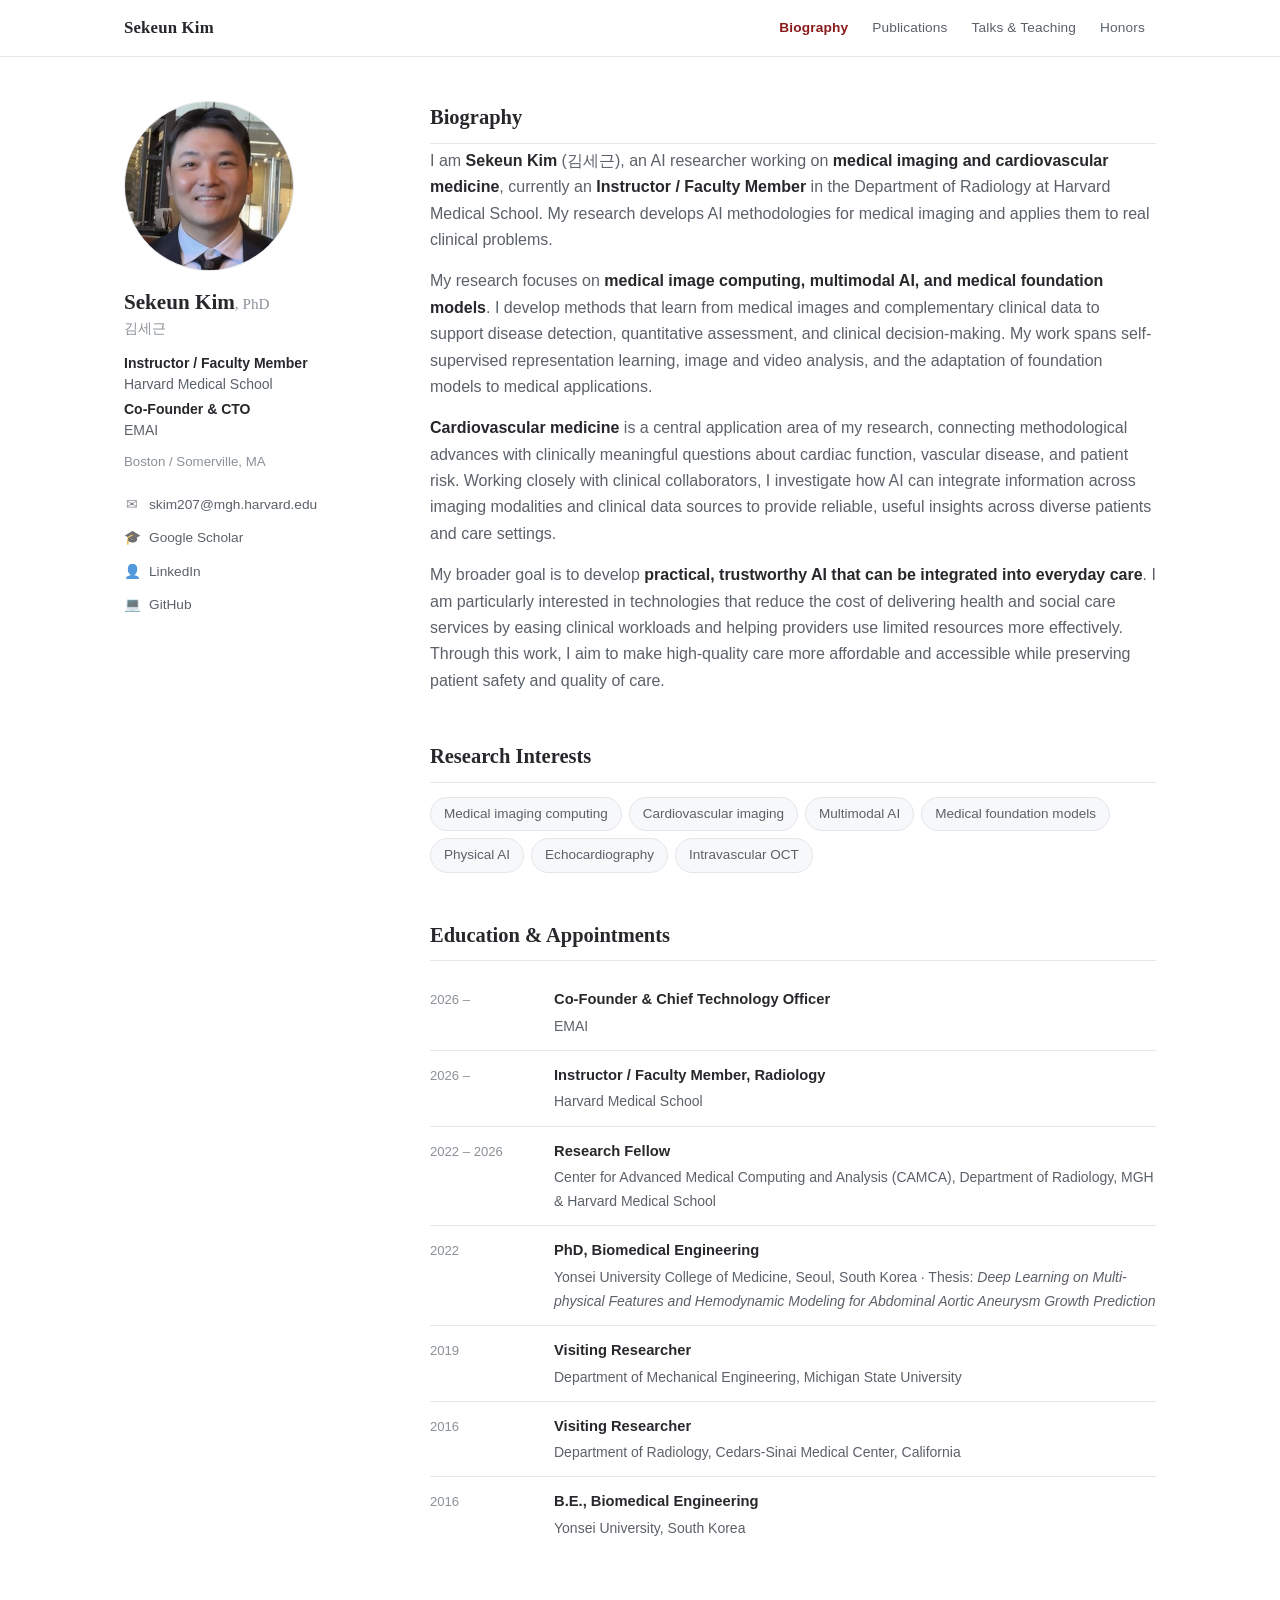
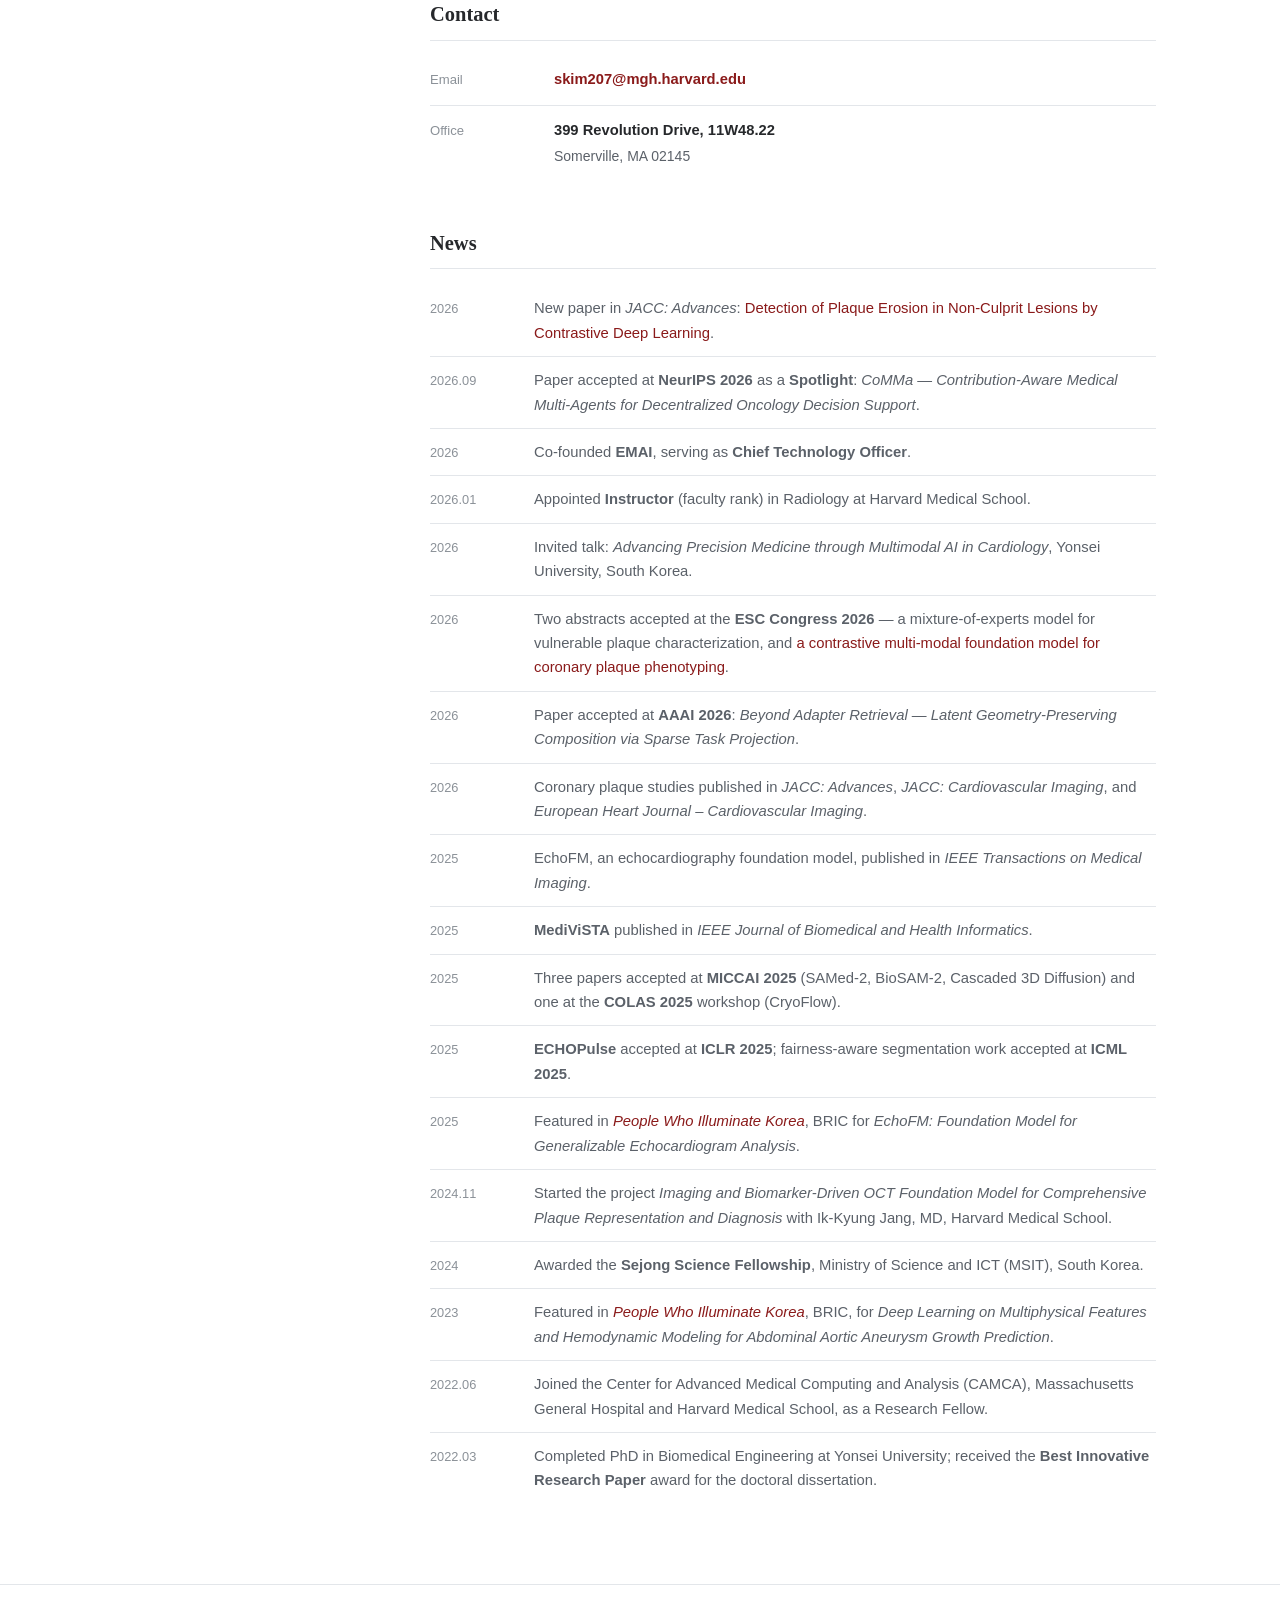
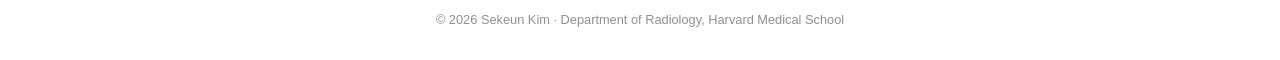
<file: index.html>
<!DOCTYPE html>
<html lang="en">
<head>
<meta charset="utf-8">
<meta name="google-site-verification" content="CYgf_QHi90V_lHco0M9gFZkx6B2gq_-esk1pzahHwo4">
<meta name="viewport" content="width=device-width, initial-scale=1">
<title>Sekeun Kim (김세근) &middot; Medical AI, Cardiovascular Imaging &middot; Harvard Medical School</title>
<meta name="description" content="Sekeun Kim (김세근) - Instructor and Faculty Member in Radiology, Harvard Medical School; Co-Founder &amp; CTO of EMAI. Medical imaging computing, cardiovascular imaging, multimodal AI, medical foundation models. 김세근 하버드 의대 의료 인공지능 연구자.">
<meta name="keywords" content="Sekeun Kim, 김세근, Harvard Medical School, Radiology, Medical AI, Cardiovascular Imaging, Echocardiography, Foundation Model, EMAI">
<link rel="canonical" href="https://sekeunkim.github.io/">
<meta property="og:type" content="profile">
<meta property="og:title" content="Sekeun Kim (김세근) &middot; Medical AI, Cardiovascular Imaging &middot; Harvard Medical School">
<meta property="og:description" content="Sekeun Kim (김세근) - Instructor and Faculty Member in Radiology, Harvard Medical School; Co-Founder &amp; CTO of EMAI. Medical imaging computing, cardiovascular imaging, multimodal AI, medical foundation models. 김세근 하버드 의대 의료 인공지능 연구자.">
<meta property="og:url" content="https://sekeunkim.github.io/">
<meta property="og:image" content="https://sekeunkim.github.io/assets/img/profile.jpg">
<meta name="twitter:card" content="summary">
<link rel="stylesheet" href="assets/css/style.css">
<link rel="icon" href="data:image/svg+xml,<svg xmlns='http://www.w3.org/2000/svg' viewBox='0 0 100 100'><text y='.9em' font-size='90'>&#129505;</text></svg>">
<script src="assets/js/analytics.js" defer></script>
<script src="assets/js/visitors.js" defer></script>
<script type="application/ld+json">
{
  "@context": "https://schema.org",
  "@type": "Person",
  "name": "Sekeun Kim",
  "alternateName": ["김세근", "Kim Sekeun", "Se-Keun Kim"],
  "givenName": "Sekeun",
  "familyName": "Kim",
  "honorificSuffix": "PhD",
  "jobTitle": "Instructor in Radiology",
  "description": "Medical AI researcher: medical imaging computing, cardiovascular imaging, multimodal AI, and medical foundation models.",
  "url": "https://sekeunkim.github.io/",
  "image": "https://sekeunkim.github.io/assets/img/profile.jpg",
  "email": "mailto:skim207@mgh.harvard.edu",
  "affiliation": [
    {"@type": "Organization", "name": "Harvard Medical School"},
    {"@type": "Organization", "name": "Massachusetts General Hospital"},
    {"@type": "Organization", "name": "EMAI"}
  ],
  "alumniOf": {"@type": "CollegeOrUniversity", "name": "Yonsei University"},
  "knowsAbout": ["Medical AI", "Cardiovascular Imaging", "Echocardiography", "Medical Foundation Models", "Deep Learning"],
  "sameAs": [
    "https://scholar.google.com/citations?user=tU6pacYAAAAJ",
    "https://github.com/SekeunKim"
  ]
}
</script>
</head>
<body>

<header class="masthead">
  <div class="masthead-inner">
    <a class="brand" href="index.html">Sekeun Kim</a>
    <nav>
      <ul class="nav">
        <li><a href="index.html" class="is-active">Biography</a></li>
        <li><a href="publications.html">Publications</a></li>
        <li><a href="talks.html">Talks &amp; Teaching</a></li>
        <li><a href="honors.html">Honors</a></li>
      </ul>
    </nav>
  </div>
</header>

<div class="layout">

  <aside class="sidebar">
    <picture>
      <img class="avatar" src="assets/img/profile.jpg" alt="Sekeun Kim"
           onerror="this.outerHTML='&lt;div class=\'avatar-fallback\'&gt;SK&lt;/div&gt;'">
    </picture>
    <h1 class="side-name"><a href="index.html">Sekeun Kim</a><span style="font-size:.72em;color:var(--text-faint);font-weight:400">, PhD</span></h1>
    <p class="side-kr" lang="ko">김세근</p>
    <p class="side-role"><strong>Instructor / Faculty Member</strong><br>Harvard Medical School</p>
    <p class="side-role"><strong>Co-Founder &amp; CTO</strong><br>EMAI</p>
    <p class="side-loc">Boston / Somerville, MA</p>
    <ul class="side-links">
        <li><a href="mailto:skim207@mgh.harvard.edu"><span class="ico">&#9993;</span>skim207@mgh.harvard.edu</a></li>
        <li><a href="https://scholar.google.com/citations?user=tU6pacYAAAAJ&hl=en" target="_blank" rel="noopener"><span class="ico">&#127891;</span>Google Scholar</a></li>
        <li><a href="https://www.linkedin.com/" target="_blank" rel="noopener"><span class="ico">&#128100;</span>LinkedIn</a></li>
        <li><a href="https://github.com/SekeunKim" target="_blank" rel="noopener"><span class="ico">&#128187;</span>GitHub</a></li>
    </ul>
  </aside>

  <main class="main">
  <h2 class="section">Biography</h2>
  <div class="prose">
    <p>I am <strong>Sekeun Kim</strong> (<span lang="ko">김세근</span>), an AI researcher working on <strong>medical imaging and cardiovascular medicine</strong>, currently an
    <strong>Instructor / Faculty Member</strong> in the Department of Radiology at Harvard Medical School.
    My research develops AI methodologies for medical imaging and applies them to real clinical problems.</p>

    <p>My research focuses on <strong>medical image computing, multimodal AI, and medical foundation models</strong>.
    I develop methods that learn from medical images and complementary clinical data to support disease detection,
    quantitative assessment, and clinical decision-making. My work spans self-supervised representation learning,
    image and video analysis, and the adaptation of foundation models to medical applications.</p>

    <p><strong>Cardiovascular medicine</strong> is a central application area of my research, connecting methodological
    advances with clinically meaningful questions about cardiac function, vascular disease, and patient risk.
    Working closely with clinical collaborators, I investigate how AI can integrate information across imaging
    modalities and clinical data sources to provide reliable, useful insights across diverse patients and care settings.</p>

    <p>My broader goal is to develop <strong>practical, trustworthy AI that can be integrated into everyday care</strong>.
    I am particularly interested in technologies that reduce the cost of delivering health and social care services
    by easing clinical workloads and helping providers use limited resources more effectively. Through this work,
    I aim to make high-quality care more affordable and accessible while preserving patient safety and quality of care.</p>
  </div>

  <h2 class="section">Research Interests</h2>
  <ul class="chips">
    <li>Medical imaging computing</li>
    <li>Cardiovascular imaging</li>
    <li>Multimodal AI</li>
    <li>Medical foundation models</li>
    <li>Physical AI</li>
    <li>Echocardiography</li>
    <li>Intravascular OCT</li>
  </ul>

  <h2 class="section">Education &amp; Appointments</h2>
  <ul class="rows">
    <li><span class="k">2026 &ndash;</span><span class="v"><strong>Co-Founder &amp; Chief Technology Officer</strong><span>EMAI</span></span></li>
    <li><span class="k">2026 &ndash;</span><span class="v"><strong>Instructor / Faculty Member, Radiology</strong><span>Harvard Medical School</span></span></li>
    <li><span class="k">2022 &ndash; 2026</span><span class="v"><strong>Research Fellow</strong><span>Center for Advanced Medical Computing and Analysis (CAMCA), Department of Radiology, MGH &amp; Harvard Medical School</span></span></li>
    <li><span class="k">2022</span><span class="v"><strong>PhD, Biomedical Engineering</strong><span>Yonsei University College of Medicine, Seoul, South Korea &middot; Thesis: <em>Deep Learning on Multi-physical Features and Hemodynamic Modeling for Abdominal Aortic Aneurysm Growth Prediction</em></span></span></li>
    <li><span class="k">2019</span><span class="v"><strong>Visiting Researcher</strong><span>Department of Mechanical Engineering, Michigan State University</span></span></li>
    <li><span class="k">2016</span><span class="v"><strong>Visiting Researcher</strong><span>Department of Radiology, Cedars-Sinai Medical Center, California</span></span></li>
    <li><span class="k">2016</span><span class="v"><strong>B.E., Biomedical Engineering</strong><span>Yonsei University, South Korea</span></span></li>
  </ul>

  <h2 class="section">Contact</h2>
  <ul class="rows">
    <li><span class="k">Email</span><span class="v"><strong><a href="mailto:skim207@mgh.harvard.edu">skim207@mgh.harvard.edu</a></strong></span></li>
    <li><span class="k">Office</span><span class="v"><strong>399 Revolution Drive, 11W48.22</strong><span>Somerville, MA 02145</span></span></li>
  </ul>

  <h2 class="section">News</h2>
  <ul class="news">
    <li><span class="date">2026</span><span class="what">New paper in <em>JACC: Advances</em>: <a href="https://scholar.google.com/citations?view_op=view_citation&amp;hl=en&amp;user=tU6pacYAAAAJ&amp;citation_for_view=tU6pacYAAAAJ:_xSYboBqXhAC" target="_blank" rel="noopener">Detection of Plaque Erosion in Non-Culprit Lesions by Contrastive Deep Learning</a>.</span></li>
    <li><span class="date">2026.09</span><span class="what">Paper accepted at <strong>NeurIPS 2026</strong> as a <strong>Spotlight</strong>: <em>CoMMa &mdash; Contribution-Aware Medical Multi-Agents for Decentralized Oncology Decision Support</em>.</span></li>
    <li><span class="date">2026</span><span class="what">Co-founded <strong>EMAI</strong>, serving as <strong>Chief Technology Officer</strong>.</span></li>
    <li><span class="date">2026.01</span><span class="what">Appointed <strong>Instructor</strong> (faculty rank) in Radiology at Harvard Medical School.</span></li>
    <li><span class="date">2026</span><span class="what">Invited talk: <em>Advancing Precision Medicine through Multimodal AI in Cardiology</em>, Yonsei University, South Korea.</span></li>
    <li><span class="date">2026</span><span class="what">Two abstracts accepted at the <strong>ESC Congress 2026</strong> &mdash; a mixture-of-experts model for vulnerable plaque characterization, and <a href="assets/img/esc-2026-foundation-model-poster.png" target="_blank" rel="noopener">a contrastive multi-modal foundation model for coronary plaque phenotyping</a>.</span></li>
    <li><span class="date">2026</span><span class="what">Paper accepted at <strong>AAAI 2026</strong>: <em>Beyond Adapter Retrieval &mdash; Latent Geometry-Preserving Composition via Sparse Task Projection</em>.</span></li>
    <li><span class="date">2026</span><span class="what">Coronary plaque studies published in <em>JACC: Advances</em>, <em>JACC: Cardiovascular Imaging</em>, and <em>European Heart Journal &ndash; Cardiovascular Imaging</em>.</span></li>
    <li><span class="date">2025</span><span class="what">EchoFM, an echocardiography foundation model, published in <em>IEEE Transactions on Medical Imaging</em>.</span></li>
    <li><span class="date">2025</span><span class="what"><strong>MediViSTA</strong> published in <em>IEEE Journal of Biomedical and Health Informatics</em>.</span></li>
    <li><span class="date">2025</span><span class="what">Three papers accepted at <strong>MICCAI 2025</strong> (SAMed-2, BioSAM-2, Cascaded 3D Diffusion) and one at the <strong>COLAS 2025</strong> workshop (CryoFlow).</span></li>
    <li><span class="date">2025</span><span class="what"><strong>ECHOPulse</strong> accepted at <strong>ICLR 2025</strong>; fairness-aware segmentation work accepted at <strong>ICML 2025</strong>.</span></li>
    <li><span class="date">2025</span><span class="what">Featured in <a href="https://www.ibric.org/bric/hanbitsa/researcher.do?mode=view&amp;srAuthorId=44650" target="_blank" rel="noopener"><em>People Who Illuminate Korea</em></a>, BRIC for <em>EchoFM: Foundation Model for Generalizable Echocardiogram Analysis</em>.</span></li>
    <li><span class="date">2024.11</span><span class="what">Started the project <em>Imaging and Biomarker-Driven OCT Foundation Model for Comprehensive Plaque Representation and Diagnosis</em> with Ik-Kyung Jang, MD, Harvard Medical School.</span></li>
    <li><span class="date">2024</span><span class="what">Awarded the <strong>Sejong Science Fellowship</strong>, Ministry of Science and ICT (MSIT), South Korea.</span></li>
    <li><span class="date">2023</span><span class="what">Featured in <a href="https://www.ibric.org/bric/hanbitsa/researcher.do?mode=view&amp;srAuthorId=44650" target="_blank" rel="noopener"><em>People Who Illuminate Korea</em></a>, BRIC, for <em>Deep Learning on Multiphysical Features and Hemodynamic Modeling for Abdominal Aortic Aneurysm Growth Prediction</em>.</span></li>
    <li><span class="date">2022.06</span><span class="what">Joined the Center for Advanced Medical Computing and Analysis (CAMCA), Massachusetts General Hospital and Harvard Medical School, as a Research Fellow.</span></li>
    <li><span class="date">2022.03</span><span class="what">Completed PhD in Biomedical Engineering at Yonsei University; received the <strong>Best Innovative Research Paper</strong> award for the doctoral dissertation.</span></li>
  </ul>

  </main>

</div>

<footer class="foot">
  &copy; 2026 Sekeun Kim &middot; Department of Radiology, Harvard Medical School
  <span id="visitor-count" class="visits" hidden></span>
</footer>

</body>
</html>
</file>
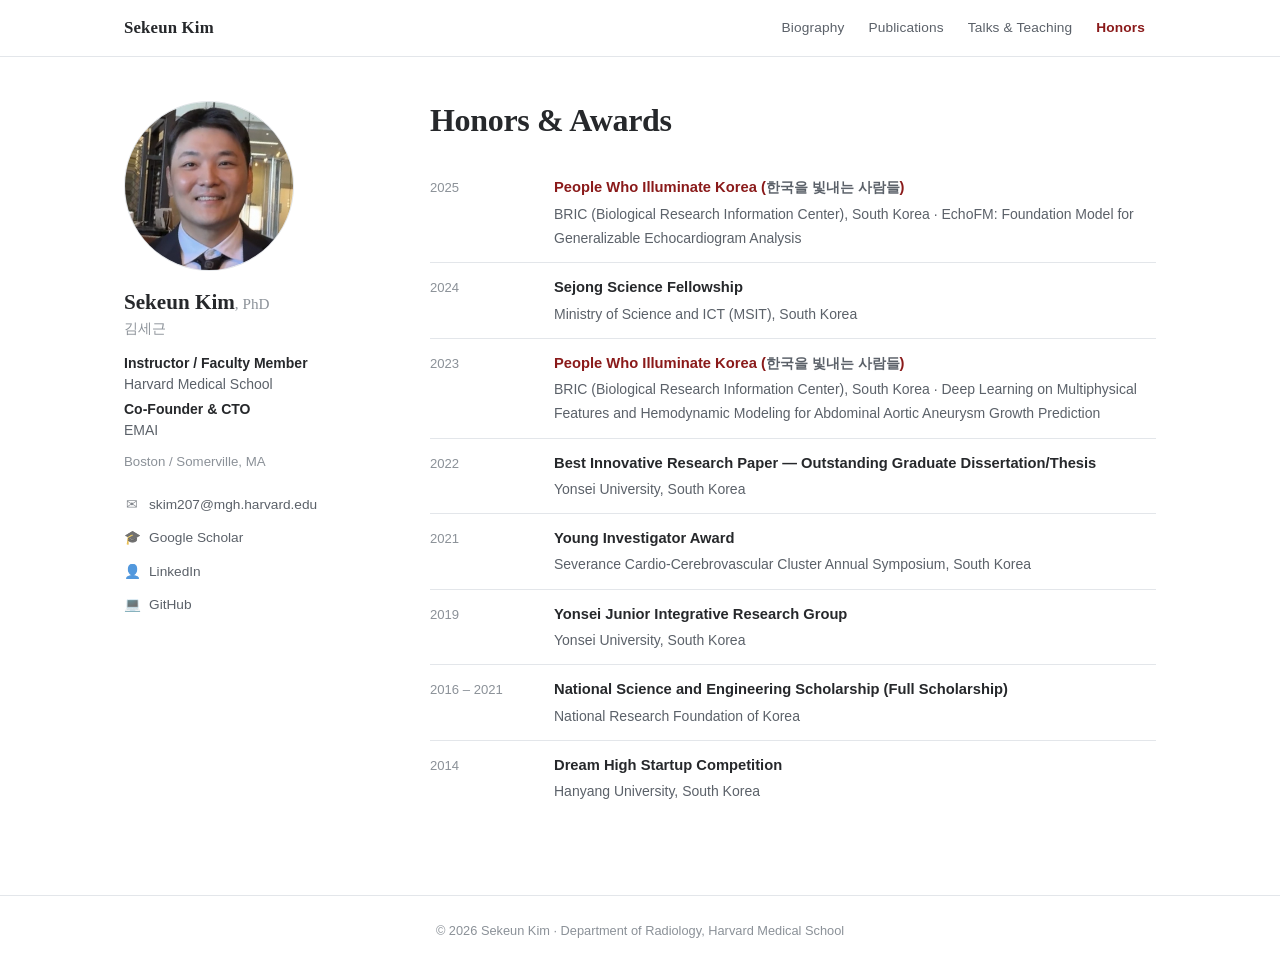
<file: honors.html>
<!DOCTYPE html>
<html lang="en">
<head>
<meta charset="utf-8">
<meta name="google-site-verification" content="CYgf_QHi90V_lHco0M9gFZkx6B2gq_-esk1pzahHwo4">
<meta name="viewport" content="width=device-width, initial-scale=1">
<title>Honors &amp; Awards &middot; Sekeun Kim (김세근)</title>
<meta name="description" content="Sekeun Kim (김세근) - Instructor and Faculty Member in Radiology, Harvard Medical School; Co-Founder &amp; CTO of EMAI. Medical imaging computing, cardiovascular imaging, multimodal AI, medical foundation models. 김세근 하버드 의대 의료 인공지능 연구자.">
<meta name="keywords" content="Sekeun Kim, 김세근, Harvard Medical School, Radiology, Medical AI, Cardiovascular Imaging, Echocardiography, Foundation Model, EMAI">
<link rel="canonical" href="https://sekeunkim.github.io/honors.html">
<meta property="og:type" content="profile">
<meta property="og:title" content="Honors &amp; Awards &middot; Sekeun Kim (김세근)">
<meta property="og:description" content="Sekeun Kim (김세근) - Instructor and Faculty Member in Radiology, Harvard Medical School; Co-Founder &amp; CTO of EMAI. Medical imaging computing, cardiovascular imaging, multimodal AI, medical foundation models. 김세근 하버드 의대 의료 인공지능 연구자.">
<meta property="og:url" content="https://sekeunkim.github.io/honors.html">
<meta property="og:image" content="https://sekeunkim.github.io/assets/img/profile.jpg">
<meta name="twitter:card" content="summary">
<link rel="stylesheet" href="assets/css/style.css">
<link rel="icon" href="data:image/svg+xml,<svg xmlns='http://www.w3.org/2000/svg' viewBox='0 0 100 100'><text y='.9em' font-size='90'>&#129505;</text></svg>">
<script src="assets/js/analytics.js" defer></script>
<script src="assets/js/visitors.js" defer></script>
</head>
<body>

<header class="masthead">
  <div class="masthead-inner">
    <a class="brand" href="index.html">Sekeun Kim</a>
    <nav>
      <ul class="nav">
        <li><a href="index.html">Biography</a></li>
        <li><a href="publications.html">Publications</a></li>
        <li><a href="talks.html">Talks &amp; Teaching</a></li>
        <li><a href="honors.html" class="is-active">Honors</a></li>
      </ul>
    </nav>
  </div>
</header>

<div class="layout">

  <aside class="sidebar">
    <picture>
      <img class="avatar" src="assets/img/profile.jpg" alt="Sekeun Kim"
           onerror="this.outerHTML='&lt;div class=\'avatar-fallback\'&gt;SK&lt;/div&gt;'">
    </picture>
    <h1 class="side-name"><a href="index.html">Sekeun Kim</a><span style="font-size:.72em;color:var(--text-faint);font-weight:400">, PhD</span></h1>
    <p class="side-kr" lang="ko">김세근</p>
    <p class="side-role"><strong>Instructor / Faculty Member</strong><br>Harvard Medical School</p>
    <p class="side-role"><strong>Co-Founder &amp; CTO</strong><br>EMAI</p>
    <p class="side-loc">Boston / Somerville, MA</p>
    <ul class="side-links">
        <li><a href="mailto:skim207@mgh.harvard.edu"><span class="ico">&#9993;</span>skim207@mgh.harvard.edu</a></li>
        <li><a href="https://scholar.google.com/citations?user=tU6pacYAAAAJ&hl=en" target="_blank" rel="noopener"><span class="ico">&#127891;</span>Google Scholar</a></li>
        <li><a href="https://www.linkedin.com/" target="_blank" rel="noopener"><span class="ico">&#128100;</span>LinkedIn</a></li>
        <li><a href="https://github.com/SekeunKim" target="_blank" rel="noopener"><span class="ico">&#128187;</span>GitHub</a></li>
    </ul>
  </aside>

  <main class="main">
  <h1 class="page-title">Honors &amp; Awards</h1>
  <ul class="rows" style="margin-top:24px">
    <li><span class="k">2025</span><span class="v"><strong><a href="https://www.ibric.org/bric/hanbitsa/researcher.do?mode=view&amp;srAuthorId=44650" target="_blank" rel="noopener">People Who Illuminate Korea (<span lang="ko">한국을 빛내는 사람들</span>)</a></strong><span>BRIC (Biological Research Information Center), South Korea &middot; EchoFM: Foundation Model for Generalizable Echocardiogram Analysis</span></span></li>
    <li><span class="k">2024</span><span class="v"><strong>Sejong Science Fellowship</strong><span>Ministry of Science and ICT (MSIT), South Korea</span></span></li>
    <li><span class="k">2023</span><span class="v"><strong><a href="https://www.ibric.org/bric/hanbitsa/researcher.do?mode=view&amp;srAuthorId=44650" target="_blank" rel="noopener">People Who Illuminate Korea (<span lang="ko">한국을 빛내는 사람들</span>)</a></strong><span>BRIC (Biological Research Information Center), South Korea &middot; Deep Learning on Multiphysical Features and Hemodynamic Modeling for Abdominal Aortic Aneurysm Growth Prediction</span></span></li>
    <li><span class="k">2022</span><span class="v"><strong>Best Innovative Research Paper &mdash; Outstanding Graduate Dissertation/Thesis</strong><span>Yonsei University, South Korea</span></span></li>
    <li><span class="k">2021</span><span class="v"><strong>Young Investigator Award</strong><span>Severance Cardio-Cerebrovascular Cluster Annual Symposium, South Korea</span></span></li>
    <li><span class="k">2019</span><span class="v"><strong>Yonsei Junior Integrative Research Group</strong><span>Yonsei University, South Korea</span></span></li>
    <li><span class="k">2016 &ndash; 2021</span><span class="v"><strong>National Science and Engineering Scholarship (Full Scholarship)</strong><span>National Research Foundation of Korea</span></span></li>
    <li><span class="k">2014</span><span class="v"><strong>Dream High Startup Competition</strong><span>Hanyang University, South Korea</span></span></li>
  </ul>

  </main>

</div>

<footer class="foot">
  &copy; 2026 Sekeun Kim &middot; Department of Radiology, Harvard Medical School
  <span id="visitor-count" class="visits" hidden></span>
</footer>

</body>
</html>
</file>
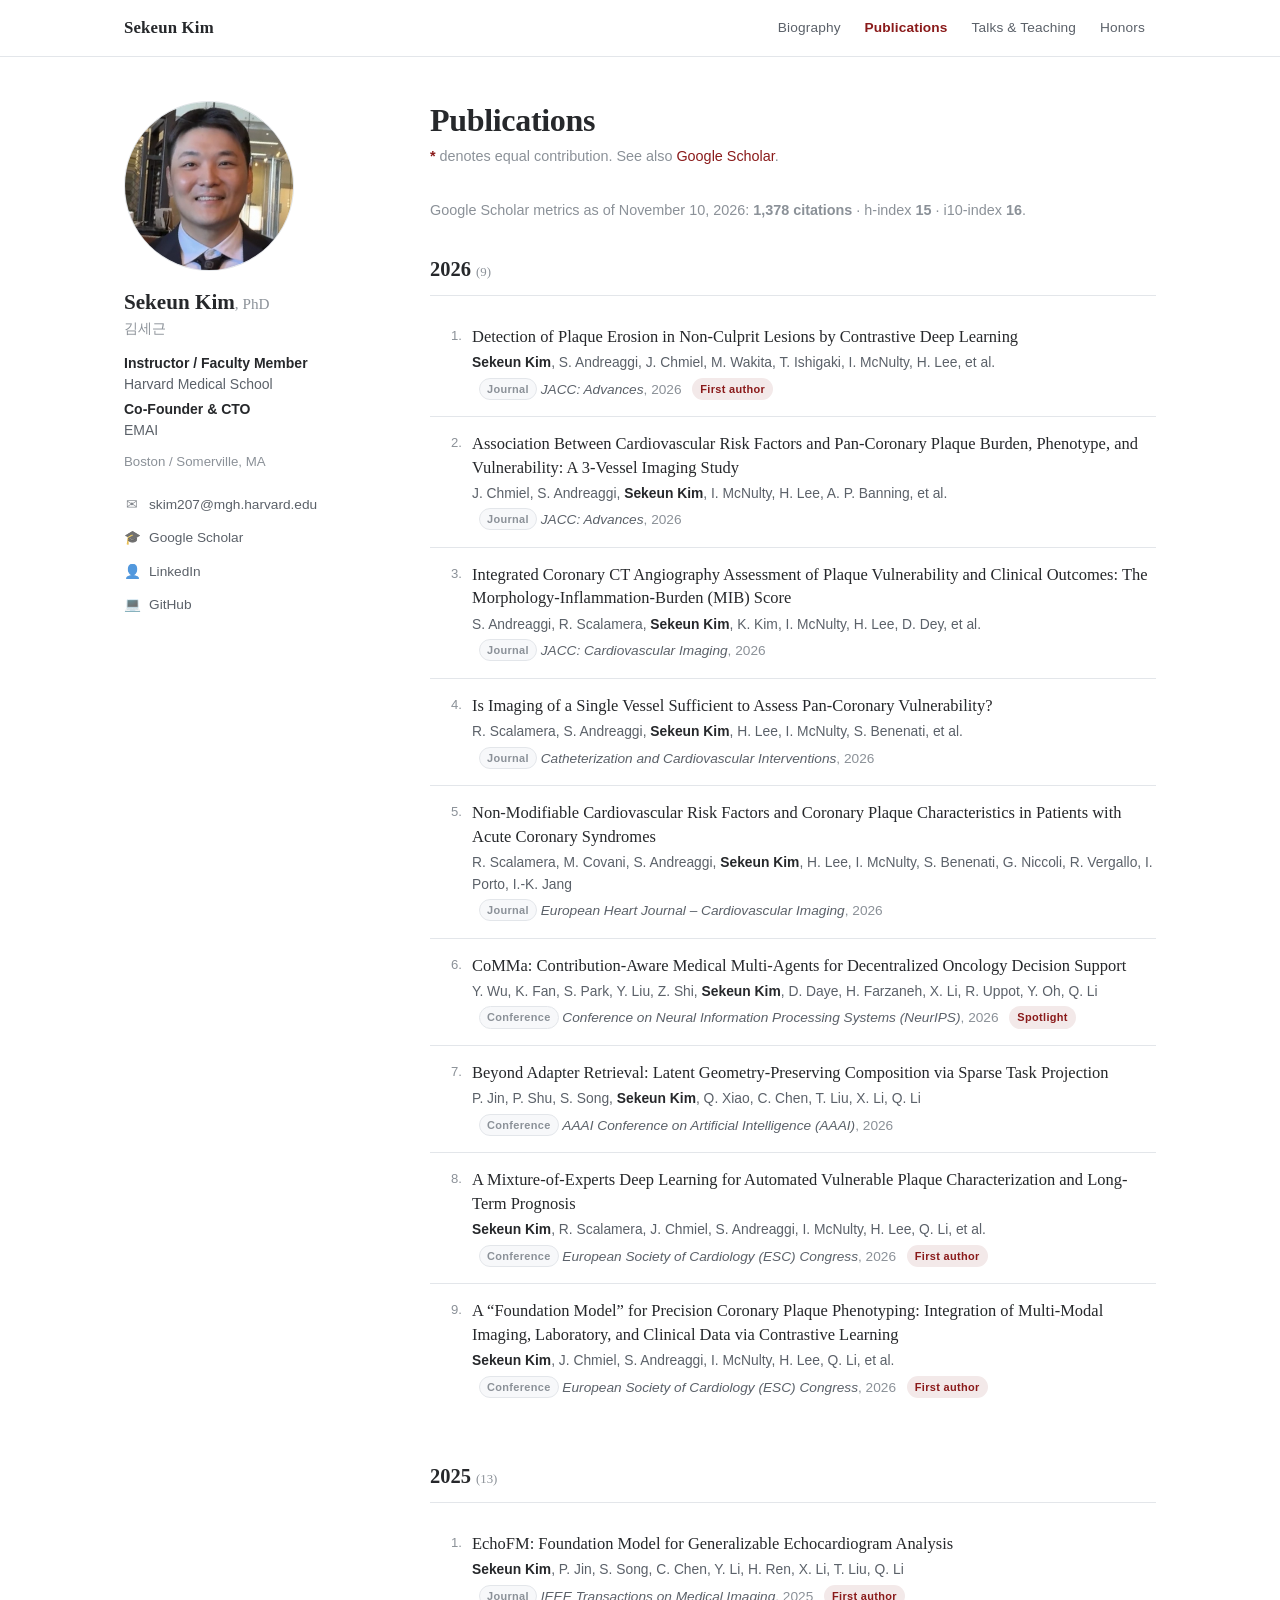
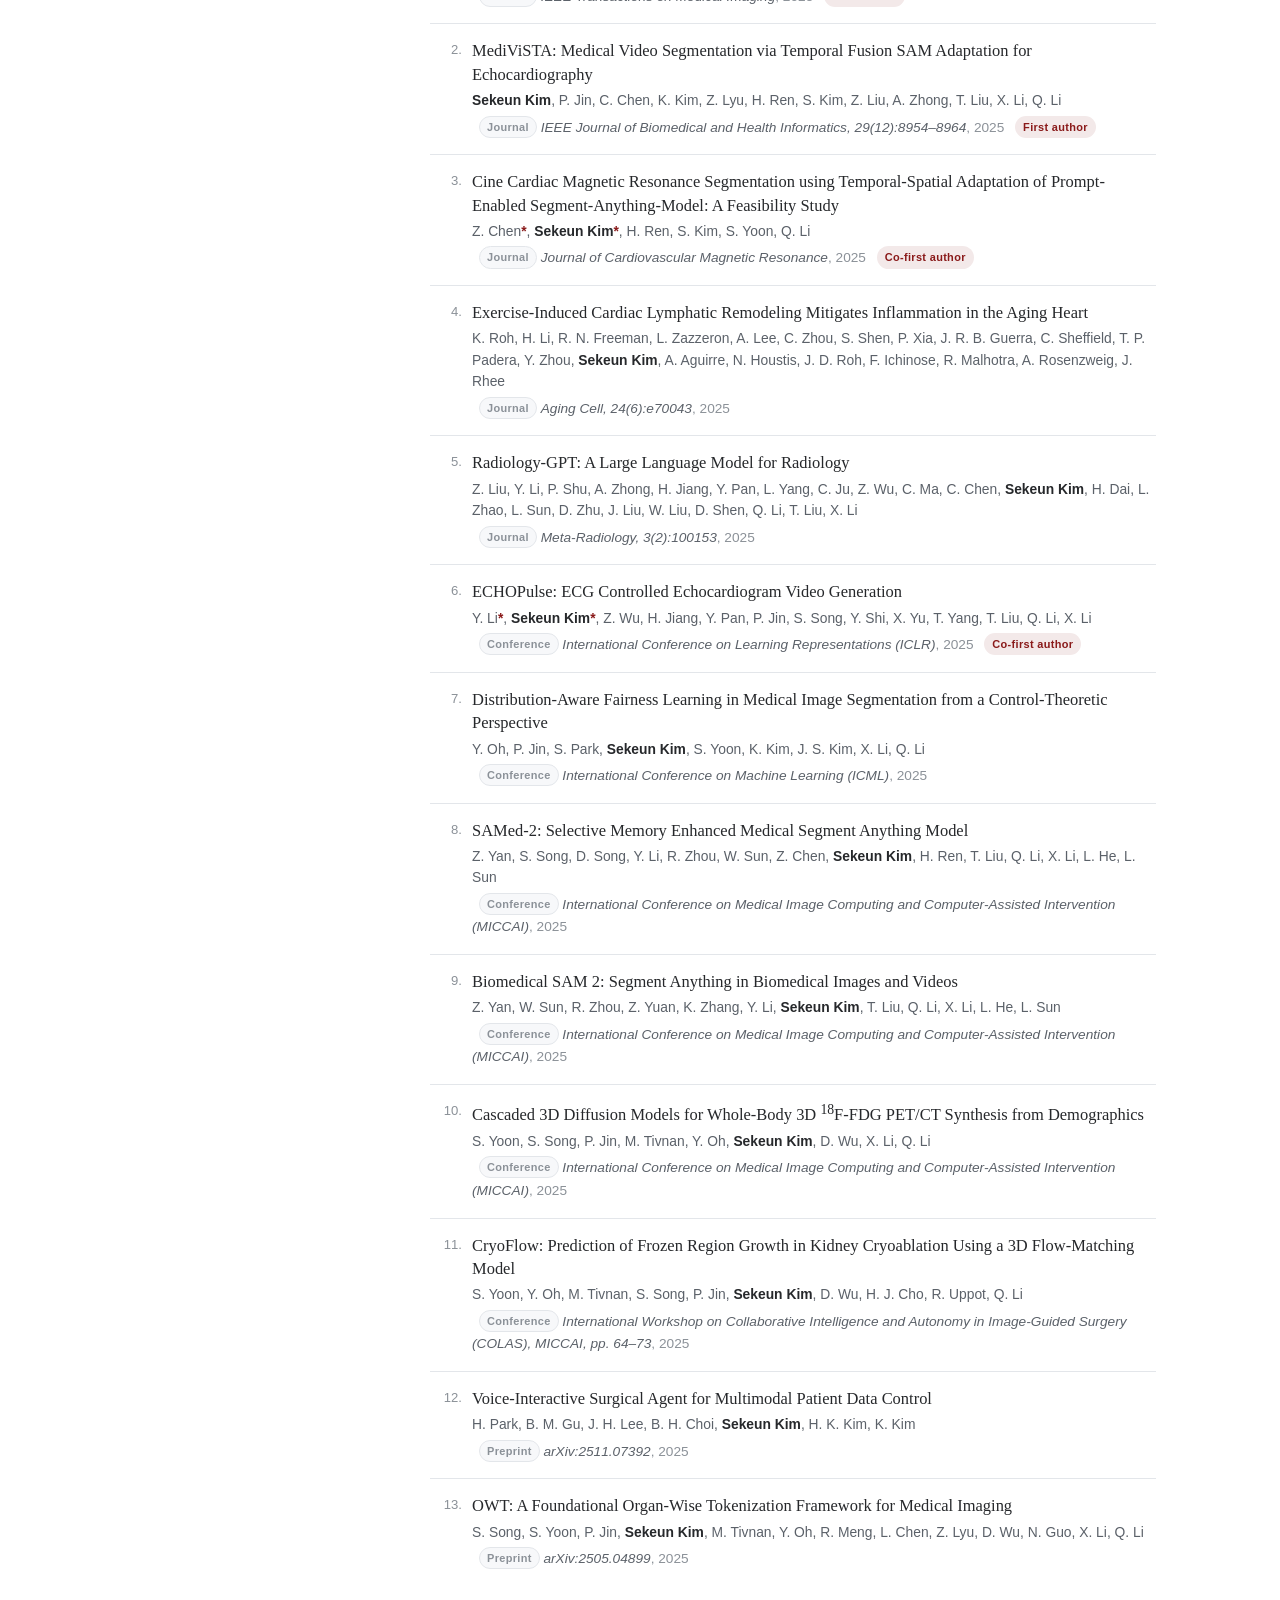
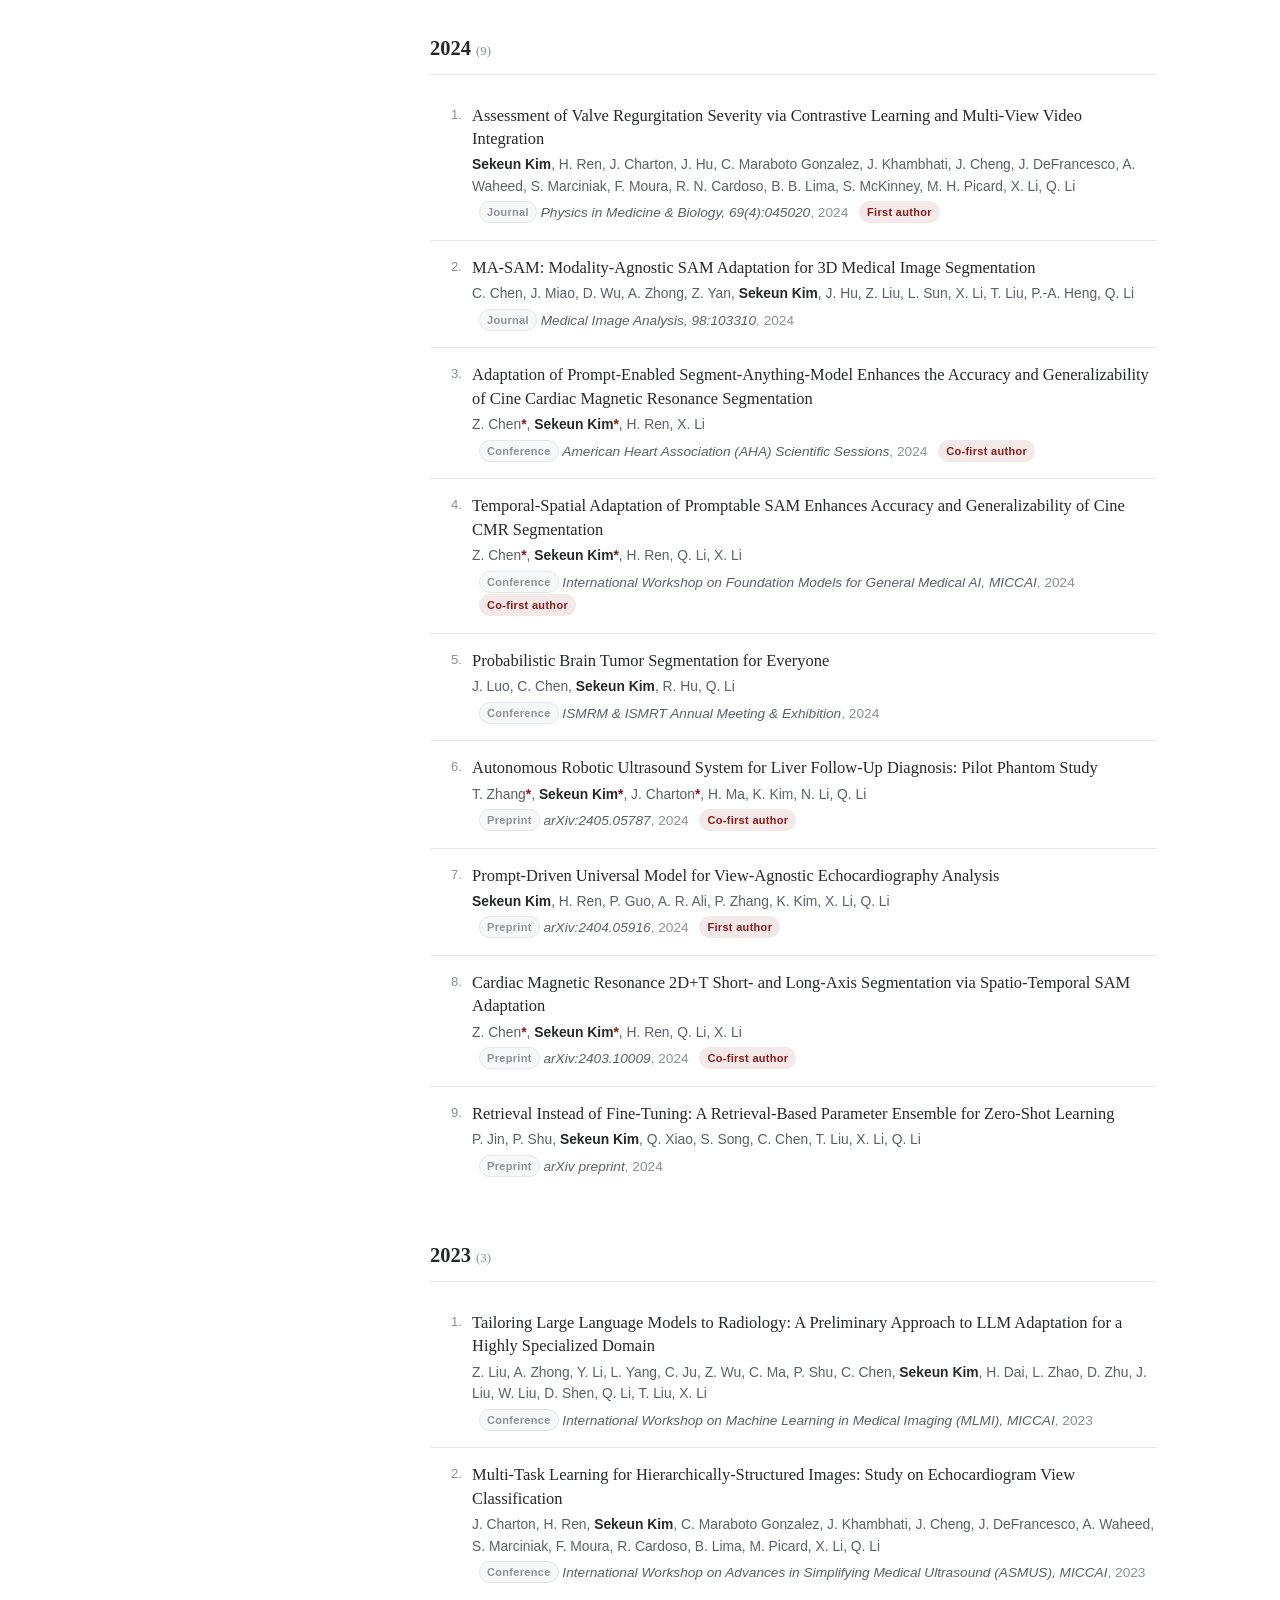
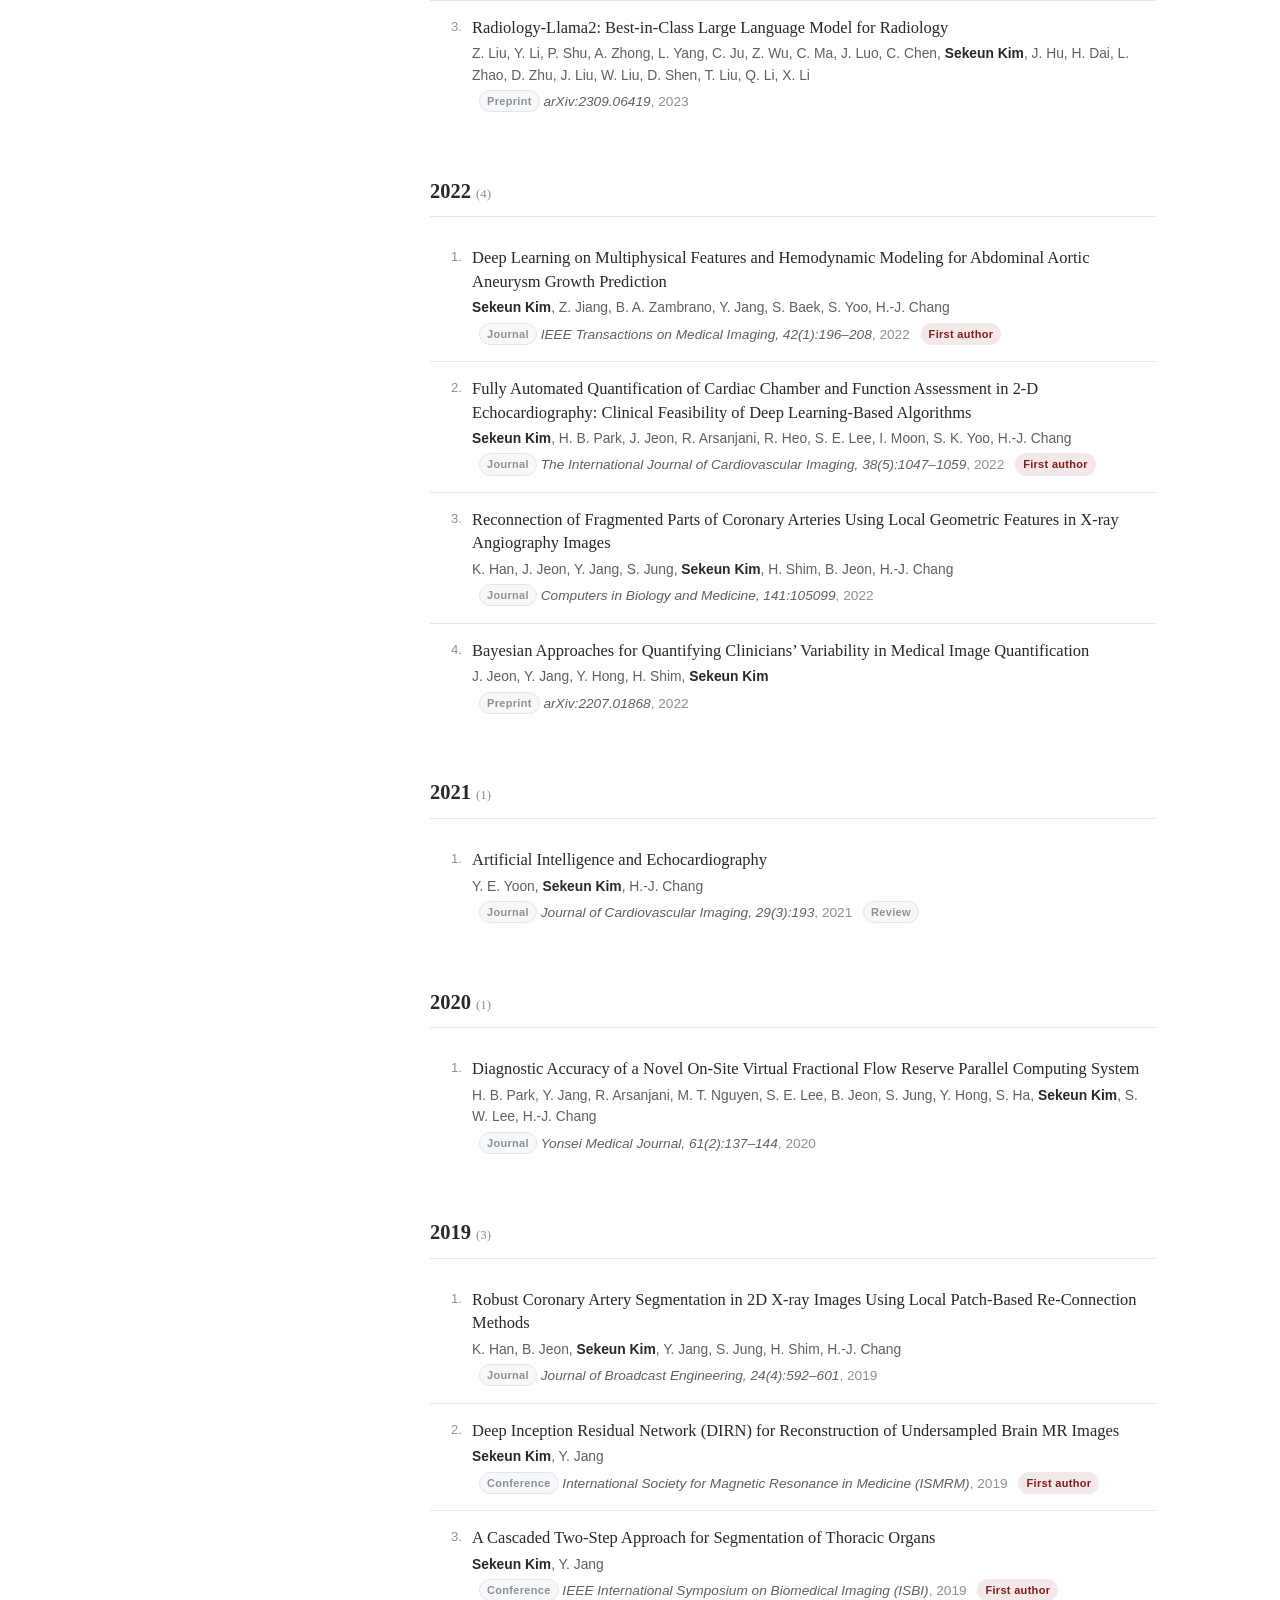
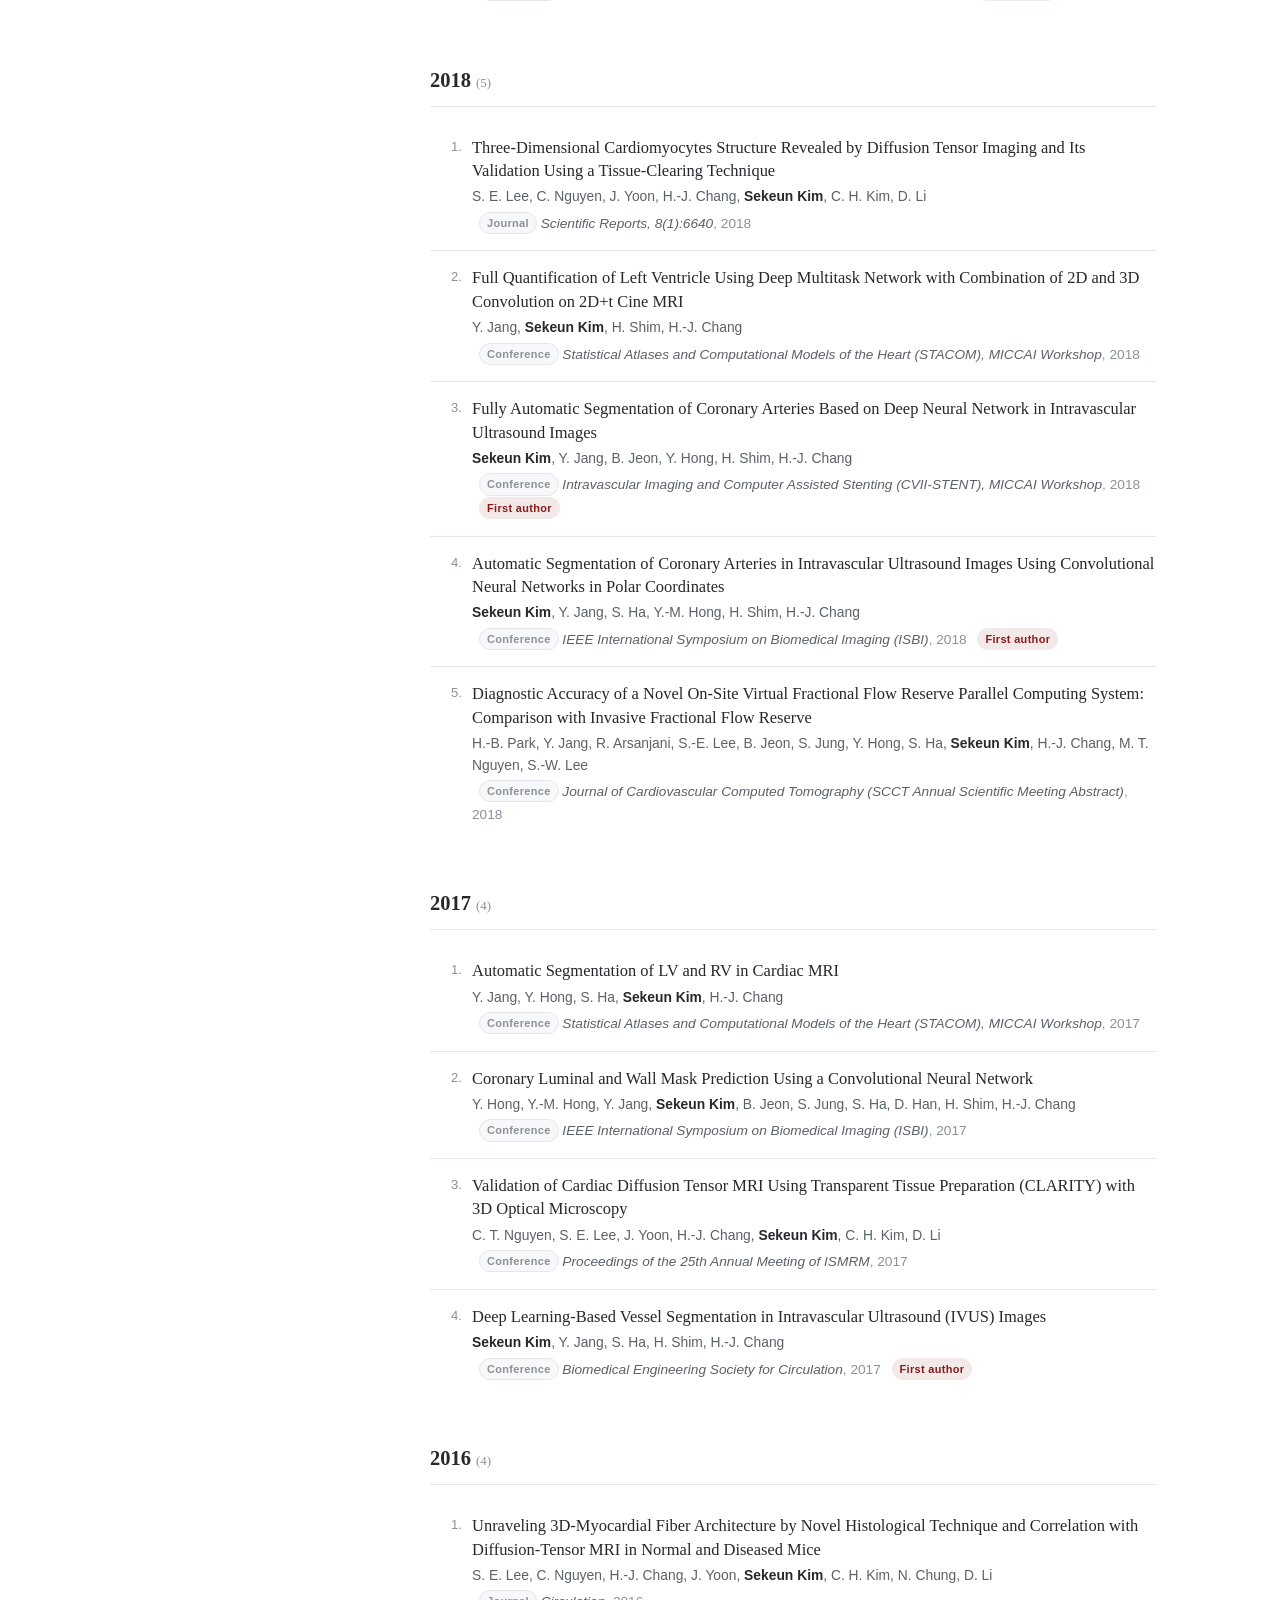
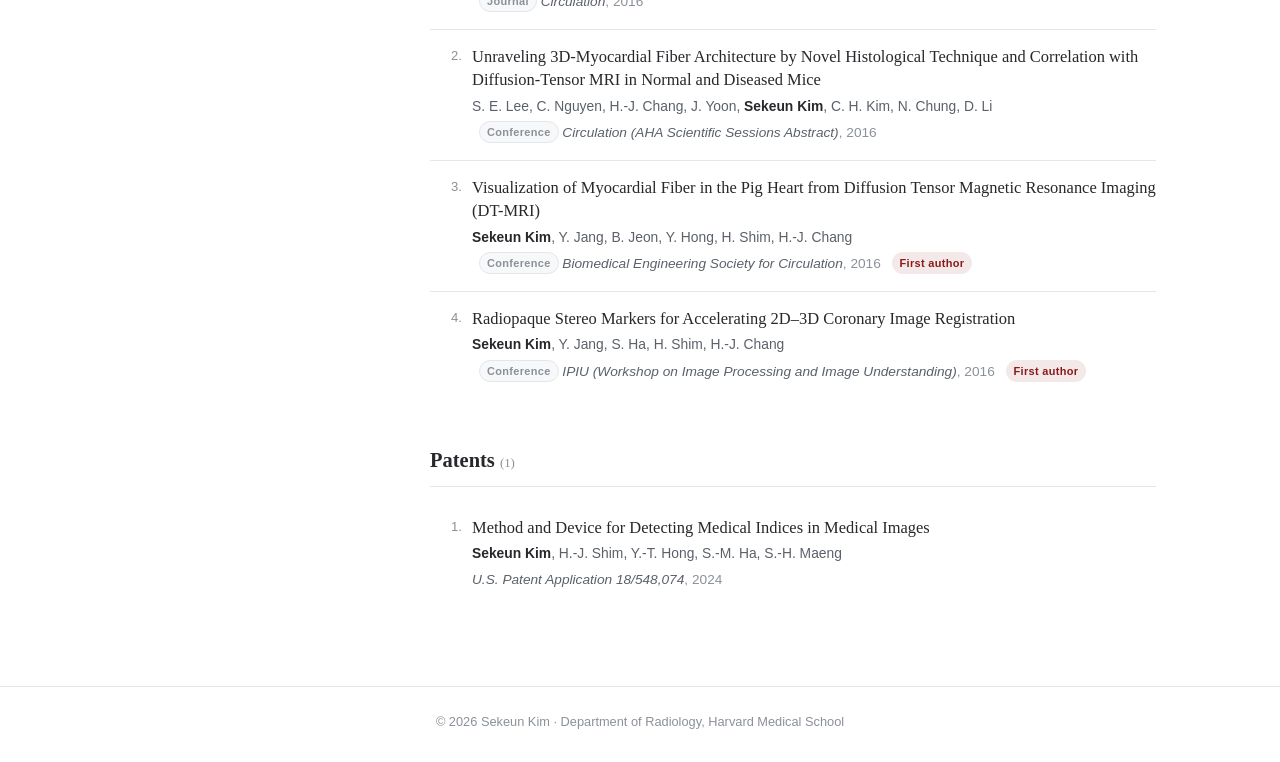
<file: publications.html>
<!DOCTYPE html>
<html lang="en">
<head>
<meta charset="utf-8">
<meta name="google-site-verification" content="CYgf_QHi90V_lHco0M9gFZkx6B2gq_-esk1pzahHwo4">
<meta name="viewport" content="width=device-width, initial-scale=1">
<title>Publications &middot; Sekeun Kim (김세근)</title>
<meta name="description" content="Sekeun Kim (김세근) - Instructor and Faculty Member in Radiology, Harvard Medical School; Co-Founder &amp; CTO of EMAI. Medical imaging computing, cardiovascular imaging, multimodal AI, medical foundation models. 김세근 하버드 의대 의료 인공지능 연구자.">
<meta name="keywords" content="Sekeun Kim, 김세근, Harvard Medical School, Radiology, Medical AI, Cardiovascular Imaging, Echocardiography, Foundation Model, EMAI">
<link rel="canonical" href="https://sekeunkim.github.io/publications.html">
<meta property="og:type" content="profile">
<meta property="og:title" content="Publications &middot; Sekeun Kim (김세근)">
<meta property="og:description" content="Sekeun Kim (김세근) - Instructor and Faculty Member in Radiology, Harvard Medical School; Co-Founder &amp; CTO of EMAI. Medical imaging computing, cardiovascular imaging, multimodal AI, medical foundation models. 김세근 하버드 의대 의료 인공지능 연구자.">
<meta property="og:url" content="https://sekeunkim.github.io/publications.html">
<meta property="og:image" content="https://sekeunkim.github.io/assets/img/profile.jpg">
<meta name="twitter:card" content="summary">
<link rel="stylesheet" href="assets/css/style.css">
<link rel="icon" href="data:image/svg+xml,<svg xmlns='http://www.w3.org/2000/svg' viewBox='0 0 100 100'><text y='.9em' font-size='90'>&#129505;</text></svg>">
<script src="assets/js/analytics.js" defer></script>
<script src="assets/js/visitors.js" defer></script>
</head>
<body>

<header class="masthead">
  <div class="masthead-inner">
    <a class="brand" href="index.html">Sekeun Kim</a>
    <nav>
      <ul class="nav">
        <li><a href="index.html">Biography</a></li>
        <li><a href="publications.html" class="is-active">Publications</a></li>
        <li><a href="talks.html">Talks &amp; Teaching</a></li>
        <li><a href="honors.html">Honors</a></li>
      </ul>
    </nav>
  </div>
</header>

<div class="layout">

  <aside class="sidebar">
    <picture>
      <img class="avatar" src="assets/img/profile.jpg" alt="Sekeun Kim"
           onerror="this.outerHTML='&lt;div class=\'avatar-fallback\'&gt;SK&lt;/div&gt;'">
    </picture>
    <h1 class="side-name"><a href="index.html">Sekeun Kim</a><span style="font-size:.72em;color:var(--text-faint);font-weight:400">, PhD</span></h1>
    <p class="side-kr" lang="ko">김세근</p>
    <p class="side-role"><strong>Instructor / Faculty Member</strong><br>Harvard Medical School</p>
    <p class="side-role"><strong>Co-Founder &amp; CTO</strong><br>EMAI</p>
    <p class="side-loc">Boston / Somerville, MA</p>
    <ul class="side-links">
        <li><a href="mailto:skim207@mgh.harvard.edu"><span class="ico">&#9993;</span>skim207@mgh.harvard.edu</a></li>
        <li><a href="https://scholar.google.com/citations?user=tU6pacYAAAAJ&hl=en" target="_blank" rel="noopener"><span class="ico">&#127891;</span>Google Scholar</a></li>
        <li><a href="https://www.linkedin.com/" target="_blank" rel="noopener"><span class="ico">&#128100;</span>LinkedIn</a></li>
        <li><a href="https://github.com/SekeunKim" target="_blank" rel="noopener"><span class="ico">&#128187;</span>GitHub</a></li>
    </ul>
  </aside>

  <main class="main">
  <h1 class="page-title">Publications</h1>
  <p class="page-sub"><span class="eq">*</span> denotes equal contribution. See also <a href="https://scholar.google.com/citations?user=tU6pacYAAAAJ&amp;hl=en" target="_blank" rel="noopener">Google Scholar</a>.</p>
  <p class="page-sub">Google Scholar metrics as of November 10, 2026: <strong>1,378 citations</strong> &middot; h-index <strong>15</strong> &middot; i10-index <strong>16</strong>.</p>
  <h2 class="section">2026 <span style="color:var(--text-faint);font-weight:400;font-size:.8rem">(9)</span></h2>
  <ol class="pubs">
    <li class="pub">
      <a class="t" href="https://scholar.google.com/citations?view_op=view_citation&amp;hl=en&amp;user=tU6pacYAAAAJ&amp;citation_for_view=tU6pacYAAAAJ:_xSYboBqXhAC" target="_blank" rel="noopener">Detection of Plaque Erosion in Non-Culprit Lesions by Contrastive Deep Learning</a>
      <div class="a"><span class="me">Sekeun Kim</span>, S. Andreaggi, J. Chmiel, M. Wakita, T. Ishigaki, I. McNulty, H. Lee, et al.</div>
      <div class="v"><span class="tag plain">Journal</span> <em>JACC: Advances</em>, 2026 <span class="tag">First author</span></div>
    </li>
    <li class="pub">
      <span class="t">Association Between Cardiovascular Risk Factors and Pan-Coronary Plaque Burden, Phenotype, and Vulnerability: A 3-Vessel Imaging Study</span>
      <div class="a">J. Chmiel, S. Andreaggi, <span class="me">Sekeun Kim</span>, I. McNulty, H. Lee, A. P. Banning, et al.</div>
      <div class="v"><span class="tag plain">Journal</span> <em>JACC: Advances</em>, 2026</div>
    </li>
    <li class="pub">
      <span class="t">Integrated Coronary CT Angiography Assessment of Plaque Vulnerability and Clinical Outcomes: The Morphology-Inflammation-Burden (MIB) Score</span>
      <div class="a">S. Andreaggi, R. Scalamera, <span class="me">Sekeun Kim</span>, K. Kim, I. McNulty, H. Lee, D. Dey, et al.</div>
      <div class="v"><span class="tag plain">Journal</span> <em>JACC: Cardiovascular Imaging</em>, 2026</div>
    </li>
    <li class="pub">
      <span class="t">Is Imaging of a Single Vessel Sufficient to Assess Pan-Coronary Vulnerability?</span>
      <div class="a">R. Scalamera, S. Andreaggi, <span class="me">Sekeun Kim</span>, H. Lee, I. McNulty, S. Benenati, et al.</div>
      <div class="v"><span class="tag plain">Journal</span> <em>Catheterization and Cardiovascular Interventions</em>, 2026</div>
    </li>
    <li class="pub">
      <span class="t">Non-Modifiable Cardiovascular Risk Factors and Coronary Plaque Characteristics in Patients with Acute Coronary Syndromes</span>
      <div class="a">R. Scalamera, M. Covani, S. Andreaggi, <span class="me">Sekeun Kim</span>, H. Lee, I. McNulty, S. Benenati, G. Niccoli, R. Vergallo, I. Porto, I.-K. Jang</div>
      <div class="v"><span class="tag plain">Journal</span> <em>European Heart Journal &ndash; Cardiovascular Imaging</em>, 2026</div>
    </li>
    <li class="pub">
      <span class="t">CoMMa: Contribution-Aware Medical Multi-Agents for Decentralized Oncology Decision Support</span>
      <div class="a">Y. Wu, K. Fan, S. Park, Y. Liu, Z. Shi, <span class="me">Sekeun Kim</span>, D. Daye, H. Farzaneh, X. Li, R. Uppot, Y. Oh, Q. Li</div>
      <div class="v"><span class="tag plain">Conference</span> <em>Conference on Neural Information Processing Systems (NeurIPS)</em>, 2026 <span class="tag">Spotlight</span></div>
    </li>
    <li class="pub">
      <span class="t">Beyond Adapter Retrieval: Latent Geometry-Preserving Composition via Sparse Task Projection</span>
      <div class="a">P. Jin, P. Shu, S. Song, <span class="me">Sekeun Kim</span>, Q. Xiao, C. Chen, T. Liu, X. Li, Q. Li</div>
      <div class="v"><span class="tag plain">Conference</span> <em>AAAI Conference on Artificial Intelligence (AAAI)</em>, 2026</div>
    </li>
    <li class="pub">
      <span class="t">A Mixture-of-Experts Deep Learning for Automated Vulnerable Plaque Characterization and Long-Term Prognosis</span>
      <div class="a"><span class="me">Sekeun Kim</span>, R. Scalamera, J. Chmiel, S. Andreaggi, I. McNulty, H. Lee, Q. Li, et al.</div>
      <div class="v"><span class="tag plain">Conference</span> <em>European Society of Cardiology (ESC) Congress</em>, 2026 <span class="tag">First author</span></div>
    </li>
    <li class="pub">
      <a class="t" href="assets/img/esc-2026-foundation-model-poster.png" target="_blank" rel="noopener">A &ldquo;Foundation Model&rdquo; for Precision Coronary Plaque Phenotyping: Integration of Multi-Modal Imaging, Laboratory, and Clinical Data via Contrastive Learning</a>
      <div class="a"><span class="me">Sekeun Kim</span>, J. Chmiel, S. Andreaggi, I. McNulty, H. Lee, Q. Li, et al.</div>
      <div class="v"><span class="tag plain">Conference</span> <em>European Society of Cardiology (ESC) Congress</em>, 2026 <span class="tag">First author</span></div>
    </li>
  </ol>
  <h2 class="section">2025 <span style="color:var(--text-faint);font-weight:400;font-size:.8rem">(13)</span></h2>
  <ol class="pubs">
    <li class="pub">
      <span class="t">EchoFM: Foundation Model for Generalizable Echocardiogram Analysis</span>
      <div class="a"><span class="me">Sekeun Kim</span>, P. Jin, S. Song, C. Chen, Y. Li, H. Ren, X. Li, T. Liu, Q. Li</div>
      <div class="v"><span class="tag plain">Journal</span> <em>IEEE Transactions on Medical Imaging</em>, 2025 <span class="tag">First author</span></div>
    </li>
    <li class="pub">
      <span class="t">MediViSTA: Medical Video Segmentation via Temporal Fusion SAM Adaptation for Echocardiography</span>
      <div class="a"><span class="me">Sekeun Kim</span>, P. Jin, C. Chen, K. Kim, Z. Lyu, H. Ren, S. Kim, Z. Liu, A. Zhong, T. Liu, X. Li, Q. Li</div>
      <div class="v"><span class="tag plain">Journal</span> <em>IEEE Journal of Biomedical and Health Informatics, 29(12):8954&ndash;8964</em>, 2025 <span class="tag">First author</span></div>
    </li>
    <li class="pub">
      <span class="t">Cine Cardiac Magnetic Resonance Segmentation using Temporal-Spatial Adaptation of Prompt-Enabled Segment-Anything-Model: A Feasibility Study</span>
      <div class="a">Z. Chen<span class="eq">*</span>, <span class="me">Sekeun Kim</span><span class="eq">*</span>, H. Ren, S. Kim, S. Yoon, Q. Li</div>
      <div class="v"><span class="tag plain">Journal</span> <em>Journal of Cardiovascular Magnetic Resonance</em>, 2025 <span class="tag">Co-first author</span></div>
    </li>
    <li class="pub">
      <span class="t">Exercise-Induced Cardiac Lymphatic Remodeling Mitigates Inflammation in the Aging Heart</span>
      <div class="a">K. Roh, H. Li, R. N. Freeman, L. Zazzeron, A. Lee, C. Zhou, S. Shen, P. Xia, J. R. B. Guerra, C. Sheffield, T. P. Padera, Y. Zhou, <span class="me">Sekeun Kim</span>, A. Aguirre, N. Houstis, J. D. Roh, F. Ichinose, R. Malhotra, A. Rosenzweig, J. Rhee</div>
      <div class="v"><span class="tag plain">Journal</span> <em>Aging Cell, 24(6):e70043</em>, 2025</div>
    </li>
    <li class="pub">
      <span class="t">Radiology-GPT: A Large Language Model for Radiology</span>
      <div class="a">Z. Liu, Y. Li, P. Shu, A. Zhong, H. Jiang, Y. Pan, L. Yang, C. Ju, Z. Wu, C. Ma, C. Chen, <span class="me">Sekeun Kim</span>, H. Dai, L. Zhao, L. Sun, D. Zhu, J. Liu, W. Liu, D. Shen, Q. Li, T. Liu, X. Li</div>
      <div class="v"><span class="tag plain">Journal</span> <em>Meta-Radiology, 3(2):100153</em>, 2025</div>
    </li>
    <li class="pub">
      <span class="t">ECHOPulse: ECG Controlled Echocardiogram Video Generation</span>
      <div class="a">Y. Li<span class="eq">*</span>, <span class="me">Sekeun Kim</span><span class="eq">*</span>, Z. Wu, H. Jiang, Y. Pan, P. Jin, S. Song, Y. Shi, X. Yu, T. Yang, T. Liu, Q. Li, X. Li</div>
      <div class="v"><span class="tag plain">Conference</span> <em>International Conference on Learning Representations (ICLR)</em>, 2025 <span class="tag">Co-first author</span></div>
    </li>
    <li class="pub">
      <span class="t">Distribution-Aware Fairness Learning in Medical Image Segmentation from a Control-Theoretic Perspective</span>
      <div class="a">Y. Oh, P. Jin, S. Park, <span class="me">Sekeun Kim</span>, S. Yoon, K. Kim, J. S. Kim, X. Li, Q. Li</div>
      <div class="v"><span class="tag plain">Conference</span> <em>International Conference on Machine Learning (ICML)</em>, 2025</div>
    </li>
    <li class="pub">
      <span class="t">SAMed-2: Selective Memory Enhanced Medical Segment Anything Model</span>
      <div class="a">Z. Yan, S. Song, D. Song, Y. Li, R. Zhou, W. Sun, Z. Chen, <span class="me">Sekeun Kim</span>, H. Ren, T. Liu, Q. Li, X. Li, L. He, L. Sun</div>
      <div class="v"><span class="tag plain">Conference</span> <em>International Conference on Medical Image Computing and Computer-Assisted Intervention (MICCAI)</em>, 2025</div>
    </li>
    <li class="pub">
      <span class="t">Biomedical SAM 2: Segment Anything in Biomedical Images and Videos</span>
      <div class="a">Z. Yan, W. Sun, R. Zhou, Z. Yuan, K. Zhang, Y. Li, <span class="me">Sekeun Kim</span>, T. Liu, Q. Li, X. Li, L. He, L. Sun</div>
      <div class="v"><span class="tag plain">Conference</span> <em>International Conference on Medical Image Computing and Computer-Assisted Intervention (MICCAI)</em>, 2025</div>
    </li>
    <li class="pub">
      <span class="t">Cascaded 3D Diffusion Models for Whole-Body 3D <sup>18</sup>F-FDG PET/CT Synthesis from Demographics</span>
      <div class="a">S. Yoon, S. Song, P. Jin, M. Tivnan, Y. Oh, <span class="me">Sekeun Kim</span>, D. Wu, X. Li, Q. Li</div>
      <div class="v"><span class="tag plain">Conference</span> <em>International Conference on Medical Image Computing and Computer-Assisted Intervention (MICCAI)</em>, 2025</div>
    </li>
    <li class="pub">
      <span class="t">CryoFlow: Prediction of Frozen Region Growth in Kidney Cryoablation Using a 3D Flow-Matching Model</span>
      <div class="a">S. Yoon, Y. Oh, M. Tivnan, S. Song, P. Jin, <span class="me">Sekeun Kim</span>, D. Wu, H. J. Cho, R. Uppot, Q. Li</div>
      <div class="v"><span class="tag plain">Conference</span> <em>International Workshop on Collaborative Intelligence and Autonomy in Image-Guided Surgery (COLAS), MICCAI, pp. 64&ndash;73</em>, 2025</div>
    </li>
    <li class="pub">
      <span class="t">Voice-Interactive Surgical Agent for Multimodal Patient Data Control</span>
      <div class="a">H. Park, B. M. Gu, J. H. Lee, B. H. Choi, <span class="me">Sekeun Kim</span>, H. K. Kim, K. Kim</div>
      <div class="v"><span class="tag plain">Preprint</span> <em>arXiv:2511.07392</em>, 2025</div>
    </li>
    <li class="pub">
      <span class="t">OWT: A Foundational Organ-Wise Tokenization Framework for Medical Imaging</span>
      <div class="a">S. Song, S. Yoon, P. Jin, <span class="me">Sekeun Kim</span>, M. Tivnan, Y. Oh, R. Meng, L. Chen, Z. Lyu, D. Wu, N. Guo, X. Li, Q. Li</div>
      <div class="v"><span class="tag plain">Preprint</span> <em>arXiv:2505.04899</em>, 2025</div>
    </li>
  </ol>
  <h2 class="section">2024 <span style="color:var(--text-faint);font-weight:400;font-size:.8rem">(9)</span></h2>
  <ol class="pubs">
    <li class="pub">
      <span class="t">Assessment of Valve Regurgitation Severity via Contrastive Learning and Multi-View Video Integration</span>
      <div class="a"><span class="me">Sekeun Kim</span>, H. Ren, J. Charton, J. Hu, C. Maraboto Gonzalez, J. Khambhati, J. Cheng, J. DeFrancesco, A. Waheed, S. Marciniak, F. Moura, R. N. Cardoso, B. B. Lima, S. McKinney, M. H. Picard, X. Li, Q. Li</div>
      <div class="v"><span class="tag plain">Journal</span> <em>Physics in Medicine &amp; Biology, 69(4):045020</em>, 2024 <span class="tag">First author</span></div>
    </li>
    <li class="pub">
      <span class="t">MA-SAM: Modality-Agnostic SAM Adaptation for 3D Medical Image Segmentation</span>
      <div class="a">C. Chen, J. Miao, D. Wu, A. Zhong, Z. Yan, <span class="me">Sekeun Kim</span>, J. Hu, Z. Liu, L. Sun, X. Li, T. Liu, P.-A. Heng, Q. Li</div>
      <div class="v"><span class="tag plain">Journal</span> <em>Medical Image Analysis, 98:103310</em>, 2024</div>
    </li>
    <li class="pub">
      <span class="t">Adaptation of Prompt-Enabled Segment-Anything-Model Enhances the Accuracy and Generalizability of Cine Cardiac Magnetic Resonance Segmentation</span>
      <div class="a">Z. Chen<span class="eq">*</span>, <span class="me">Sekeun Kim</span><span class="eq">*</span>, H. Ren, X. Li</div>
      <div class="v"><span class="tag plain">Conference</span> <em>American Heart Association (AHA) Scientific Sessions</em>, 2024 <span class="tag">Co-first author</span></div>
    </li>
    <li class="pub">
      <span class="t">Temporal-Spatial Adaptation of Promptable SAM Enhances Accuracy and Generalizability of Cine CMR Segmentation</span>
      <div class="a">Z. Chen<span class="eq">*</span>, <span class="me">Sekeun Kim</span><span class="eq">*</span>, H. Ren, Q. Li, X. Li</div>
      <div class="v"><span class="tag plain">Conference</span> <em>International Workshop on Foundation Models for General Medical AI, MICCAI</em>, 2024 <span class="tag">Co-first author</span></div>
    </li>
    <li class="pub">
      <span class="t">Probabilistic Brain Tumor Segmentation for Everyone</span>
      <div class="a">J. Luo, C. Chen, <span class="me">Sekeun Kim</span>, R. Hu, Q. Li</div>
      <div class="v"><span class="tag plain">Conference</span> <em>ISMRM &amp; ISMRT Annual Meeting &amp; Exhibition</em>, 2024</div>
    </li>
    <li class="pub">
      <span class="t">Autonomous Robotic Ultrasound System for Liver Follow-Up Diagnosis: Pilot Phantom Study</span>
      <div class="a">T. Zhang<span class="eq">*</span>, <span class="me">Sekeun Kim</span><span class="eq">*</span>, J. Charton<span class="eq">*</span>, H. Ma, K. Kim, N. Li, Q. Li</div>
      <div class="v"><span class="tag plain">Preprint</span> <em>arXiv:2405.05787</em>, 2024 <span class="tag">Co-first author</span></div>
    </li>
    <li class="pub">
      <span class="t">Prompt-Driven Universal Model for View-Agnostic Echocardiography Analysis</span>
      <div class="a"><span class="me">Sekeun Kim</span>, H. Ren, P. Guo, A. R. Ali, P. Zhang, K. Kim, X. Li, Q. Li</div>
      <div class="v"><span class="tag plain">Preprint</span> <em>arXiv:2404.05916</em>, 2024 <span class="tag">First author</span></div>
    </li>
    <li class="pub">
      <span class="t">Cardiac Magnetic Resonance 2D+T Short- and Long-Axis Segmentation via Spatio-Temporal SAM Adaptation</span>
      <div class="a">Z. Chen<span class="eq">*</span>, <span class="me">Sekeun Kim</span><span class="eq">*</span>, H. Ren, Q. Li, X. Li</div>
      <div class="v"><span class="tag plain">Preprint</span> <em>arXiv:2403.10009</em>, 2024 <span class="tag">Co-first author</span></div>
    </li>
    <li class="pub">
      <span class="t">Retrieval Instead of Fine-Tuning: A Retrieval-Based Parameter Ensemble for Zero-Shot Learning</span>
      <div class="a">P. Jin, P. Shu, <span class="me">Sekeun Kim</span>, Q. Xiao, S. Song, C. Chen, T. Liu, X. Li, Q. Li</div>
      <div class="v"><span class="tag plain">Preprint</span> <em>arXiv preprint</em>, 2024</div>
    </li>
  </ol>
  <h2 class="section">2023 <span style="color:var(--text-faint);font-weight:400;font-size:.8rem">(3)</span></h2>
  <ol class="pubs">
    <li class="pub">
      <span class="t">Tailoring Large Language Models to Radiology: A Preliminary Approach to LLM Adaptation for a Highly Specialized Domain</span>
      <div class="a">Z. Liu, A. Zhong, Y. Li, L. Yang, C. Ju, Z. Wu, C. Ma, P. Shu, C. Chen, <span class="me">Sekeun Kim</span>, H. Dai, L. Zhao, D. Zhu, J. Liu, W. Liu, D. Shen, Q. Li, T. Liu, X. Li</div>
      <div class="v"><span class="tag plain">Conference</span> <em>International Workshop on Machine Learning in Medical Imaging (MLMI), MICCAI</em>, 2023</div>
    </li>
    <li class="pub">
      <span class="t">Multi-Task Learning for Hierarchically-Structured Images: Study on Echocardiogram View Classification</span>
      <div class="a">J. Charton, H. Ren, <span class="me">Sekeun Kim</span>, C. Maraboto Gonzalez, J. Khambhati, J. Cheng, J. DeFrancesco, A. Waheed, S. Marciniak, F. Moura, R. Cardoso, B. Lima, M. Picard, X. Li, Q. Li</div>
      <div class="v"><span class="tag plain">Conference</span> <em>International Workshop on Advances in Simplifying Medical Ultrasound (ASMUS), MICCAI</em>, 2023</div>
    </li>
    <li class="pub">
      <span class="t">Radiology-Llama2: Best-in-Class Large Language Model for Radiology</span>
      <div class="a">Z. Liu, Y. Li, P. Shu, A. Zhong, L. Yang, C. Ju, Z. Wu, C. Ma, J. Luo, C. Chen, <span class="me">Sekeun Kim</span>, J. Hu, H. Dai, L. Zhao, D. Zhu, J. Liu, W. Liu, D. Shen, T. Liu, Q. Li, X. Li</div>
      <div class="v"><span class="tag plain">Preprint</span> <em>arXiv:2309.06419</em>, 2023</div>
    </li>
  </ol>
  <h2 class="section">2022 <span style="color:var(--text-faint);font-weight:400;font-size:.8rem">(4)</span></h2>
  <ol class="pubs">
    <li class="pub">
      <span class="t">Deep Learning on Multiphysical Features and Hemodynamic Modeling for Abdominal Aortic Aneurysm Growth Prediction</span>
      <div class="a"><span class="me">Sekeun Kim</span>, Z. Jiang, B. A. Zambrano, Y. Jang, S. Baek, S. Yoo, H.-J. Chang</div>
      <div class="v"><span class="tag plain">Journal</span> <em>IEEE Transactions on Medical Imaging, 42(1):196&ndash;208</em>, 2022 <span class="tag">First author</span></div>
    </li>
    <li class="pub">
      <span class="t">Fully Automated Quantification of Cardiac Chamber and Function Assessment in 2-D Echocardiography: Clinical Feasibility of Deep Learning-Based Algorithms</span>
      <div class="a"><span class="me">Sekeun Kim</span>, H. B. Park, J. Jeon, R. Arsanjani, R. Heo, S. E. Lee, I. Moon, S. K. Yoo, H.-J. Chang</div>
      <div class="v"><span class="tag plain">Journal</span> <em>The International Journal of Cardiovascular Imaging, 38(5):1047&ndash;1059</em>, 2022 <span class="tag">First author</span></div>
    </li>
    <li class="pub">
      <span class="t">Reconnection of Fragmented Parts of Coronary Arteries Using Local Geometric Features in X-ray Angiography Images</span>
      <div class="a">K. Han, J. Jeon, Y. Jang, S. Jung, <span class="me">Sekeun Kim</span>, H. Shim, B. Jeon, H.-J. Chang</div>
      <div class="v"><span class="tag plain">Journal</span> <em>Computers in Biology and Medicine, 141:105099</em>, 2022</div>
    </li>
    <li class="pub">
      <span class="t">Bayesian Approaches for Quantifying Clinicians&rsquo; Variability in Medical Image Quantification</span>
      <div class="a">J. Jeon, Y. Jang, Y. Hong, H. Shim, <span class="me">Sekeun Kim</span></div>
      <div class="v"><span class="tag plain">Preprint</span> <em>arXiv:2207.01868</em>, 2022</div>
    </li>
  </ol>
  <h2 class="section">2021 <span style="color:var(--text-faint);font-weight:400;font-size:.8rem">(1)</span></h2>
  <ol class="pubs">
    <li class="pub">
      <span class="t">Artificial Intelligence and Echocardiography</span>
      <div class="a">Y. E. Yoon, <span class="me">Sekeun Kim</span>, H.-J. Chang</div>
      <div class="v"><span class="tag plain">Journal</span> <em>Journal of Cardiovascular Imaging, 29(3):193</em>, 2021 <span class="tag plain">Review</span></div>
    </li>
  </ol>
  <h2 class="section">2020 <span style="color:var(--text-faint);font-weight:400;font-size:.8rem">(1)</span></h2>
  <ol class="pubs">
    <li class="pub">
      <span class="t">Diagnostic Accuracy of a Novel On-Site Virtual Fractional Flow Reserve Parallel Computing System</span>
      <div class="a">H. B. Park, Y. Jang, R. Arsanjani, M. T. Nguyen, S. E. Lee, B. Jeon, S. Jung, Y. Hong, S. Ha, <span class="me">Sekeun Kim</span>, S. W. Lee, H.-J. Chang</div>
      <div class="v"><span class="tag plain">Journal</span> <em>Yonsei Medical Journal, 61(2):137&ndash;144</em>, 2020</div>
    </li>
  </ol>
  <h2 class="section">2019 <span style="color:var(--text-faint);font-weight:400;font-size:.8rem">(3)</span></h2>
  <ol class="pubs">
    <li class="pub">
      <span class="t">Robust Coronary Artery Segmentation in 2D X-ray Images Using Local Patch-Based Re-Connection Methods</span>
      <div class="a">K. Han, B. Jeon, <span class="me">Sekeun Kim</span>, Y. Jang, S. Jung, H. Shim, H.-J. Chang</div>
      <div class="v"><span class="tag plain">Journal</span> <em>Journal of Broadcast Engineering, 24(4):592&ndash;601</em>, 2019</div>
    </li>
    <li class="pub">
      <span class="t">Deep Inception Residual Network (DIRN) for Reconstruction of Undersampled Brain MR Images</span>
      <div class="a"><span class="me">Sekeun Kim</span>, Y. Jang</div>
      <div class="v"><span class="tag plain">Conference</span> <em>International Society for Magnetic Resonance in Medicine (ISMRM)</em>, 2019 <span class="tag">First author</span></div>
    </li>
    <li class="pub">
      <span class="t">A Cascaded Two-Step Approach for Segmentation of Thoracic Organs</span>
      <div class="a"><span class="me">Sekeun Kim</span>, Y. Jang</div>
      <div class="v"><span class="tag plain">Conference</span> <em>IEEE International Symposium on Biomedical Imaging (ISBI)</em>, 2019 <span class="tag">First author</span></div>
    </li>
  </ol>
  <h2 class="section">2018 <span style="color:var(--text-faint);font-weight:400;font-size:.8rem">(5)</span></h2>
  <ol class="pubs">
    <li class="pub">
      <span class="t">Three-Dimensional Cardiomyocytes Structure Revealed by Diffusion Tensor Imaging and Its Validation Using a Tissue-Clearing Technique</span>
      <div class="a">S. E. Lee, C. Nguyen, J. Yoon, H.-J. Chang, <span class="me">Sekeun Kim</span>, C. H. Kim, D. Li</div>
      <div class="v"><span class="tag plain">Journal</span> <em>Scientific Reports, 8(1):6640</em>, 2018</div>
    </li>
    <li class="pub">
      <span class="t">Full Quantification of Left Ventricle Using Deep Multitask Network with Combination of 2D and 3D Convolution on 2D+t Cine MRI</span>
      <div class="a">Y. Jang, <span class="me">Sekeun Kim</span>, H. Shim, H.-J. Chang</div>
      <div class="v"><span class="tag plain">Conference</span> <em>Statistical Atlases and Computational Models of the Heart (STACOM), MICCAI Workshop</em>, 2018</div>
    </li>
    <li class="pub">
      <span class="t">Fully Automatic Segmentation of Coronary Arteries Based on Deep Neural Network in Intravascular Ultrasound Images</span>
      <div class="a"><span class="me">Sekeun Kim</span>, Y. Jang, B. Jeon, Y. Hong, H. Shim, H.-J. Chang</div>
      <div class="v"><span class="tag plain">Conference</span> <em>Intravascular Imaging and Computer Assisted Stenting (CVII-STENT), MICCAI Workshop</em>, 2018 <span class="tag">First author</span></div>
    </li>
    <li class="pub">
      <span class="t">Automatic Segmentation of Coronary Arteries in Intravascular Ultrasound Images Using Convolutional Neural Networks in Polar Coordinates</span>
      <div class="a"><span class="me">Sekeun Kim</span>, Y. Jang, S. Ha, Y.-M. Hong, H. Shim, H.-J. Chang</div>
      <div class="v"><span class="tag plain">Conference</span> <em>IEEE International Symposium on Biomedical Imaging (ISBI)</em>, 2018 <span class="tag">First author</span></div>
    </li>
    <li class="pub">
      <span class="t">Diagnostic Accuracy of a Novel On-Site Virtual Fractional Flow Reserve Parallel Computing System: Comparison with Invasive Fractional Flow Reserve</span>
      <div class="a">H.-B. Park, Y. Jang, R. Arsanjani, S.-E. Lee, B. Jeon, S. Jung, Y. Hong, S. Ha, <span class="me">Sekeun Kim</span>, H.-J. Chang, M. T. Nguyen, S.-W. Lee</div>
      <div class="v"><span class="tag plain">Conference</span> <em>Journal of Cardiovascular Computed Tomography (SCCT Annual Scientific Meeting Abstract)</em>, 2018</div>
    </li>
  </ol>
  <h2 class="section">2017 <span style="color:var(--text-faint);font-weight:400;font-size:.8rem">(4)</span></h2>
  <ol class="pubs">
    <li class="pub">
      <span class="t">Automatic Segmentation of LV and RV in Cardiac MRI</span>
      <div class="a">Y. Jang, Y. Hong, S. Ha, <span class="me">Sekeun Kim</span>, H.-J. Chang</div>
      <div class="v"><span class="tag plain">Conference</span> <em>Statistical Atlases and Computational Models of the Heart (STACOM), MICCAI Workshop</em>, 2017</div>
    </li>
    <li class="pub">
      <span class="t">Coronary Luminal and Wall Mask Prediction Using a Convolutional Neural Network</span>
      <div class="a">Y. Hong, Y.-M. Hong, Y. Jang, <span class="me">Sekeun Kim</span>, B. Jeon, S. Jung, S. Ha, D. Han, H. Shim, H.-J. Chang</div>
      <div class="v"><span class="tag plain">Conference</span> <em>IEEE International Symposium on Biomedical Imaging (ISBI)</em>, 2017</div>
    </li>
    <li class="pub">
      <span class="t">Validation of Cardiac Diffusion Tensor MRI Using Transparent Tissue Preparation (CLARITY) with 3D Optical Microscopy</span>
      <div class="a">C. T. Nguyen, S. E. Lee, J. Yoon, H.-J. Chang, <span class="me">Sekeun Kim</span>, C. H. Kim, D. Li</div>
      <div class="v"><span class="tag plain">Conference</span> <em>Proceedings of the 25th Annual Meeting of ISMRM</em>, 2017</div>
    </li>
    <li class="pub">
      <span class="t">Deep Learning-Based Vessel Segmentation in Intravascular Ultrasound (IVUS) Images</span>
      <div class="a"><span class="me">Sekeun Kim</span>, Y. Jang, S. Ha, H. Shim, H.-J. Chang</div>
      <div class="v"><span class="tag plain">Conference</span> <em>Biomedical Engineering Society for Circulation</em>, 2017 <span class="tag">First author</span></div>
    </li>
  </ol>
  <h2 class="section">2016 <span style="color:var(--text-faint);font-weight:400;font-size:.8rem">(4)</span></h2>
  <ol class="pubs">
    <li class="pub">
      <span class="t">Unraveling 3D-Myocardial Fiber Architecture by Novel Histological Technique and Correlation with Diffusion-Tensor MRI in Normal and Diseased Mice</span>
      <div class="a">S. E. Lee, C. Nguyen, H.-J. Chang, J. Yoon, <span class="me">Sekeun Kim</span>, C. H. Kim, N. Chung, D. Li</div>
      <div class="v"><span class="tag plain">Journal</span> <em>Circulation</em>, 2016</div>
    </li>
    <li class="pub">
      <span class="t">Unraveling 3D-Myocardial Fiber Architecture by Novel Histological Technique and Correlation with Diffusion-Tensor MRI in Normal and Diseased Mice</span>
      <div class="a">S. E. Lee, C. Nguyen, H.-J. Chang, J. Yoon, <span class="me">Sekeun Kim</span>, C. H. Kim, N. Chung, D. Li</div>
      <div class="v"><span class="tag plain">Conference</span> <em>Circulation (AHA Scientific Sessions Abstract)</em>, 2016</div>
    </li>
    <li class="pub">
      <span class="t">Visualization of Myocardial Fiber in the Pig Heart from Diffusion Tensor Magnetic Resonance Imaging (DT-MRI)</span>
      <div class="a"><span class="me">Sekeun Kim</span>, Y. Jang, B. Jeon, Y. Hong, H. Shim, H.-J. Chang</div>
      <div class="v"><span class="tag plain">Conference</span> <em>Biomedical Engineering Society for Circulation</em>, 2016 <span class="tag">First author</span></div>
    </li>
    <li class="pub">
      <span class="t">Radiopaque Stereo Markers for Accelerating 2D&ndash;3D Coronary Image Registration</span>
      <div class="a"><span class="me">Sekeun Kim</span>, Y. Jang, S. Ha, H. Shim, H.-J. Chang</div>
      <div class="v"><span class="tag plain">Conference</span> <em>IPIU (Workshop on Image Processing and Image Understanding)</em>, 2016 <span class="tag">First author</span></div>
    </li>
  </ol>
  <h2 class="section">Patents <span style="color:var(--text-faint);font-weight:400;font-size:.8rem">(1)</span></h2>
  <ol class="pubs">
    <li class="pub">
      <span class="t">Method and Device for Detecting Medical Indices in Medical Images</span>
      <div class="a"><span class="me">Sekeun Kim</span>, H.-J. Shim, Y.-T. Hong, S.-M. Ha, S.-H. Maeng</div>
      <div class="v"><em>U.S. Patent Application 18/548,074</em>, 2024</div>
    </li>
  </ol>

  </main>

</div>

<footer class="foot">
  &copy; 2026 Sekeun Kim &middot; Department of Radiology, Harvard Medical School
  <span id="visitor-count" class="visits" hidden></span>
</footer>

</body>
</html>
</file>
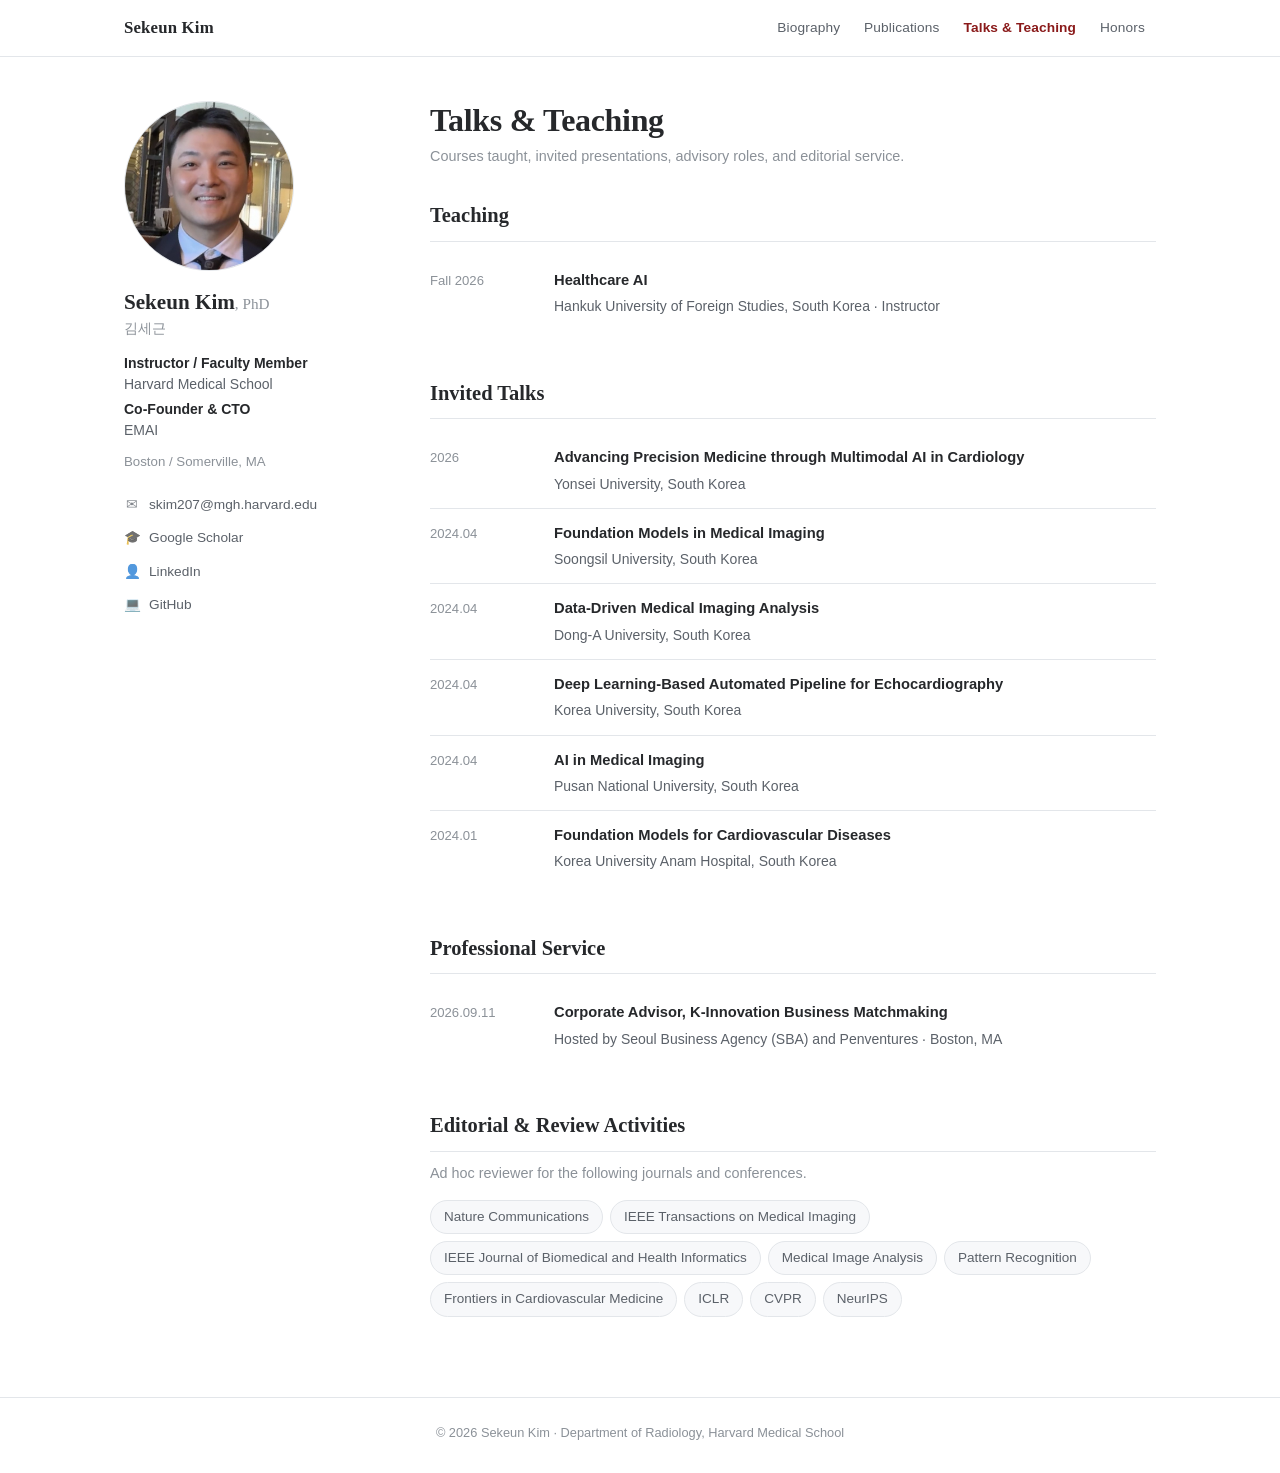
<file: talks.html>
<!DOCTYPE html>
<html lang="en">
<head>
<meta charset="utf-8">
<meta name="google-site-verification" content="CYgf_QHi90V_lHco0M9gFZkx6B2gq_-esk1pzahHwo4">
<meta name="viewport" content="width=device-width, initial-scale=1">
<title>Talks &amp; Teaching &middot; Sekeun Kim (김세근)</title>
<meta name="description" content="Sekeun Kim (김세근) - Instructor and Faculty Member in Radiology, Harvard Medical School; Co-Founder &amp; CTO of EMAI. Medical imaging computing, cardiovascular imaging, multimodal AI, medical foundation models. 김세근 하버드 의대 의료 인공지능 연구자.">
<meta name="keywords" content="Sekeun Kim, 김세근, Harvard Medical School, Radiology, Medical AI, Cardiovascular Imaging, Echocardiography, Foundation Model, EMAI">
<link rel="canonical" href="https://sekeunkim.github.io/talks.html">
<meta property="og:type" content="profile">
<meta property="og:title" content="Talks &amp; Teaching &middot; Sekeun Kim (김세근)">
<meta property="og:description" content="Sekeun Kim (김세근) - Instructor and Faculty Member in Radiology, Harvard Medical School; Co-Founder &amp; CTO of EMAI. Medical imaging computing, cardiovascular imaging, multimodal AI, medical foundation models. 김세근 하버드 의대 의료 인공지능 연구자.">
<meta property="og:url" content="https://sekeunkim.github.io/talks.html">
<meta property="og:image" content="https://sekeunkim.github.io/assets/img/profile.jpg">
<meta name="twitter:card" content="summary">
<link rel="stylesheet" href="assets/css/style.css">
<link rel="icon" href="data:image/svg+xml,<svg xmlns='http://www.w3.org/2000/svg' viewBox='0 0 100 100'><text y='.9em' font-size='90'>&#129505;</text></svg>">
<script src="assets/js/analytics.js" defer></script>
<script src="assets/js/visitors.js" defer></script>
</head>
<body>

<header class="masthead">
  <div class="masthead-inner">
    <a class="brand" href="index.html">Sekeun Kim</a>
    <nav>
      <ul class="nav">
        <li><a href="index.html">Biography</a></li>
        <li><a href="publications.html">Publications</a></li>
        <li><a href="talks.html" class="is-active">Talks &amp; Teaching</a></li>
        <li><a href="honors.html">Honors</a></li>
      </ul>
    </nav>
  </div>
</header>

<div class="layout">

  <aside class="sidebar">
    <picture>
      <img class="avatar" src="assets/img/profile.jpg" alt="Sekeun Kim"
           onerror="this.outerHTML='&lt;div class=\'avatar-fallback\'&gt;SK&lt;/div&gt;'">
    </picture>
    <h1 class="side-name"><a href="index.html">Sekeun Kim</a><span style="font-size:.72em;color:var(--text-faint);font-weight:400">, PhD</span></h1>
    <p class="side-kr" lang="ko">김세근</p>
    <p class="side-role"><strong>Instructor / Faculty Member</strong><br>Harvard Medical School</p>
    <p class="side-role"><strong>Co-Founder &amp; CTO</strong><br>EMAI</p>
    <p class="side-loc">Boston / Somerville, MA</p>
    <ul class="side-links">
        <li><a href="mailto:skim207@mgh.harvard.edu"><span class="ico">&#9993;</span>skim207@mgh.harvard.edu</a></li>
        <li><a href="https://scholar.google.com/citations?user=tU6pacYAAAAJ&hl=en" target="_blank" rel="noopener"><span class="ico">&#127891;</span>Google Scholar</a></li>
        <li><a href="https://www.linkedin.com/" target="_blank" rel="noopener"><span class="ico">&#128100;</span>LinkedIn</a></li>
        <li><a href="https://github.com/SekeunKim" target="_blank" rel="noopener"><span class="ico">&#128187;</span>GitHub</a></li>
    </ul>
  </aside>

  <main class="main">
  <h1 class="page-title">Talks &amp; Teaching</h1>
  <p class="page-sub">Courses taught, invited presentations, advisory roles, and editorial service.</p>

  <h2 class="section">Teaching</h2>
  <ul class="rows">
    <li><span class="k">Fall 2026</span><span class="v"><strong>Healthcare AI</strong><span>Hankuk University of Foreign Studies, South Korea &middot; Instructor</span></span></li>
  </ul>
  <h2 class="section">Invited Talks</h2>
  <ul class="rows">
    <li><span class="k">2026</span><span class="v"><strong>Advancing Precision Medicine through Multimodal AI in Cardiology</strong><span>Yonsei University, South Korea</span></span></li>
    <li><span class="k">2024.04</span><span class="v"><strong>Foundation Models in Medical Imaging</strong><span>Soongsil University, South Korea</span></span></li>
    <li><span class="k">2024.04</span><span class="v"><strong>Data-Driven Medical Imaging Analysis</strong><span>Dong-A University, South Korea</span></span></li>
    <li><span class="k">2024.04</span><span class="v"><strong>Deep Learning-Based Automated Pipeline for Echocardiography</strong><span>Korea University, South Korea</span></span></li>
    <li><span class="k">2024.04</span><span class="v"><strong>AI in Medical Imaging</strong><span>Pusan National University, South Korea</span></span></li>
    <li><span class="k">2024.01</span><span class="v"><strong>Foundation Models for Cardiovascular Diseases</strong><span>Korea University Anam Hospital, South Korea</span></span></li>
  </ul>

  <h2 class="section">Professional Service</h2>
  <ul class="rows">
    <li><span class="k">2026.09.11</span><span class="v"><strong>Corporate Advisor, K-Innovation Business Matchmaking</strong><span>Hosted by Seoul Business Agency (SBA) and Penventures &middot; Boston, MA</span></span></li>
  </ul>

  <h2 class="section">Editorial &amp; Review Activities</h2>
  <p class="page-sub" style="margin:10px 0 0">Ad hoc reviewer for the following journals and conferences.</p>
  <ul class="chips">
    <li>Nature Communications</li>
    <li>IEEE Transactions on Medical Imaging</li>
    <li>IEEE Journal of Biomedical and Health Informatics</li>
    <li>Medical Image Analysis</li>
    <li>Pattern Recognition</li>
    <li>Frontiers in Cardiovascular Medicine</li>
    <li>ICLR</li>
    <li>CVPR</li>
    <li>NeurIPS</li>
  </ul>

  </main>

</div>

<footer class="foot">
  &copy; 2026 Sekeun Kim &middot; Department of Radiology, Harvard Medical School
  <span id="visitor-count" class="visits" hidden></span>
</footer>

</body>
</html>
</file>
<file: assets/css/style.css>
/* ---------- tokens ---------- */
:root{
  --bg:#ffffff;
  --bg-soft:#f7f8fa;
  --text:#26282b;
  --text-soft:#5b6169;
  --text-faint:#8b9198;
  --rule:#e3e6ea;
  --accent:#8a1a1a;          /* harvard crimson */
  --accent-soft:#f3e9e9;
  --max:1080px;
  --sidebar:250px;
  --serif:"Source Serif 4","Iowan Old Style","Palatino Linotype",Palatino,Georgia,serif;
  --sans:-apple-system,BlinkMacSystemFont,"Segoe UI","Helvetica Neue",Arial,sans-serif;
}
@media (prefers-color-scheme:dark){
  :root{
    --bg:#16181b; --bg-soft:#1e2126; --text:#e4e6e9; --text-soft:#aab1b9;
    --text-faint:#7d858e; --rule:#2c3036; --accent:#e08a8a; --accent-soft:#2a2022;
  }
}

*{box-sizing:border-box}
html{-webkit-text-size-adjust:100%}
body{
  margin:0; background:var(--bg); color:var(--text);
  font-family:var(--sans); font-size:16px; line-height:1.65;
  -webkit-font-smoothing:antialiased;
}
a{color:var(--accent); text-decoration:none}
a:hover{text-decoration:underline}

/* ---------- masthead ---------- */
.masthead{
  border-bottom:1px solid var(--rule); background:var(--bg);
  position:sticky; top:0; z-index:20;
  backdrop-filter:saturate(180%) blur(8px);
}
.masthead-inner{
  max-width:var(--max); margin:0 auto; padding:0 24px;
  display:flex; align-items:center; justify-content:space-between; gap:16px;
  min-height:56px; flex-wrap:wrap;
}
.brand{font-family:var(--serif); font-size:1.05rem; font-weight:600; color:var(--text); letter-spacing:.01em}
.brand:hover{text-decoration:none; color:var(--accent)}
.nav{display:flex; gap:2px; flex-wrap:wrap; margin:0; padding:0; list-style:none}
.nav a{
  display:block; padding:7px 11px; border-radius:6px;
  font-size:.855rem; color:var(--text-soft); letter-spacing:.01em;
}
.nav a:hover{background:var(--bg-soft); color:var(--text); text-decoration:none}
.nav a.is-active{color:var(--accent); font-weight:600}

/* ---------- layout ---------- */
.layout{
  max-width:var(--max); margin:0 auto; padding:44px 24px 72px;
  display:grid; grid-template-columns:var(--sidebar) 1fr; gap:56px; align-items:start;
}
@media (max-width:860px){
  .layout{grid-template-columns:1fr; gap:26px; padding:22px 20px 56px}
}

/* ---------- sidebar ---------- */
.sidebar{position:sticky; top:88px}

/* On narrow screens the sidebar stacks above the content, so keep it to a
   compact one-glance header instead of a full-height profile column. */
@media (max-width:860px){
  .sidebar{
    position:static; overflow:hidden;
    padding-bottom:18px; border-bottom:1px solid var(--rule);
  }
  .sidebar picture{float:left; margin:2px 15px 6px 0}
  .avatar,.avatar-fallback{width:76px; height:76px; font-size:1.5rem}
  .side-name{margin:0; font-size:1.14rem}
  .side-kr{margin:0 0 5px; font-size:.78rem}
  .side-role{font-size:.8rem; margin:0 0 2px}
  .side-loc{display:none}
  .side-links{
    clear:both; flex-direction:row; flex-wrap:wrap;
    gap:8px 18px; margin-top:13px;
  }
  .side-links a{font-size:.82rem}
}
.avatar,.avatar-fallback{
  width:170px; height:170px; border-radius:50%; object-fit:cover;
  border:1px solid var(--rule); display:block;
}
.avatar-fallback{
  display:flex; align-items:center; justify-content:center;
  background:var(--accent-soft); color:var(--accent);
  font-family:var(--serif); font-size:3.1rem; letter-spacing:.02em;
}
.side-name{font-family:var(--serif); font-size:1.32rem; margin:18px 0 2px; line-height:1.3}
.side-name a{color:var(--text)}
.side-name a:hover{color:var(--accent); text-decoration:none}
.side-kr{font-size:.85rem; color:var(--text-faint); margin:0 0 12px}
.side-role{font-size:.875rem; color:var(--text-soft); margin:0 0 4px; line-height:1.5}
.side-role strong{color:var(--text); font-weight:600}
.side-loc{font-size:.83rem; color:var(--text-faint); margin:10px 0 0}
.side-links{list-style:none; margin:18px 0 0; padding:0; display:flex; flex-direction:column; gap:7px}
.side-links a{font-size:.855rem; color:var(--text-soft); display:inline-flex; gap:9px; align-items:center}
.side-links a:hover{color:var(--accent); text-decoration:none}
.side-links .ico{width:16px; text-align:center; opacity:.75; flex:none}

/* ---------- main ---------- */
.main{min-width:0}
.page-title{
  font-family:var(--serif); font-size:2rem; font-weight:600;
  margin:0 0 6px; line-height:1.2; letter-spacing:-.01em;
}
.page-sub{color:var(--text-faint); font-size:.9rem; margin:0 0 30px}
h2.section{
  font-family:var(--serif); font-size:1.28rem; font-weight:600;
  margin:46px 0 4px; padding-bottom:8px; border-bottom:1px solid var(--rule);
}
h2.section:first-of-type{margin-top:0}
h3.sub{
  font-size:.79rem; font-weight:700; text-transform:uppercase; letter-spacing:.09em;
  color:var(--text-faint); margin:30px 0 12px;
}
.prose p{margin:0 0 15px; color:var(--text-soft)}
.prose strong{color:var(--text); font-weight:600}

/* ---------- news ---------- */
.news{list-style:none; margin:16px 0 0; padding:0}
.news li{
  display:grid; grid-template-columns:88px 1fr; gap:16px;
  padding:11px 0; border-bottom:1px solid var(--rule); font-size:.925rem;
}
.news li:last-child{border-bottom:0}
.news .date{
  color:var(--text-faint); font-size:.8rem; font-variant-numeric:tabular-nums;
  padding-top:2px; white-space:nowrap;
}
.news .what{color:var(--text-soft)}
@media (max-width:560px){
  .news li{grid-template-columns:1fr; gap:2px}
  .news .date{padding-top:0}
}

/* ---------- publications ---------- */
.pubs{list-style:none; margin:14px 0 0; padding:0; counter-reset:pub}
.pub{
  padding:15px 0 15px 42px; border-bottom:1px solid var(--rule); position:relative;
}
.pub:last-child{border-bottom:0}
.pub::before{
  counter-increment:pub; content:counter(pub) ".";
  position:absolute; left:0; top:15px; width:32px; text-align:right;
  color:var(--text-faint); font-size:.82rem; font-variant-numeric:tabular-nums;
}
.pub .t{
  display:block; font-family:var(--serif); font-size:1.03rem; line-height:1.42;
  color:var(--text); margin-bottom:4px;
}
.pub .a{font-size:.865rem; color:var(--text-soft); line-height:1.55; margin-bottom:4px}
.pub .a .me{color:var(--text); font-weight:700}
.pub .v{font-size:.855rem; color:var(--text-faint)}
.pub .v em{color:var(--text-soft); font-style:italic}
.tag{
  display:inline-block; margin-left:7px; padding:1px 7px; border-radius:20px;
  font-size:.685rem; font-weight:600; letter-spacing:.03em; vertical-align:1px;
  background:var(--accent-soft); color:var(--accent); border:1px solid transparent;
}
.tag.plain{background:var(--bg-soft); color:var(--text-faint); border-color:var(--rule)}
.eq{color:var(--accent); font-weight:700}

/* ---------- generic table-ish lists ---------- */
.rows{list-style:none; margin:14px 0 0; padding:0}
.rows li{
  display:grid; grid-template-columns:108px 1fr; gap:16px;
  padding:12px 0; border-bottom:1px solid var(--rule); font-size:.92rem;
}
.rows li:last-child{border-bottom:0}
.rows .k{color:var(--text-faint); font-size:.82rem; font-variant-numeric:tabular-nums; padding-top:2px}
.rows .v strong{display:block; color:var(--text); font-weight:600; margin-bottom:2px}
.rows .v span{color:var(--text-soft); font-size:.875rem}
@media (max-width:560px){
  .rows li{grid-template-columns:1fr; gap:3px}
  .rows .k{padding-top:0}
}

.chips{display:flex; flex-wrap:wrap; gap:7px; margin:14px 0 0; padding:0; list-style:none}
.chips li{
  background:var(--bg-soft); border:1px solid var(--rule); border-radius:20px;
  padding:5px 13px; font-size:.845rem; color:var(--text-soft);
}

.note{
  background:var(--bg-soft); border:1px solid var(--rule); border-left:3px solid var(--accent);
  border-radius:0 8px 8px 0; padding:13px 16px; font-size:.875rem; color:var(--text-soft);
  margin:18px 0 0;
}

/* ---------- footer ---------- */
.foot{
  border-top:1px solid var(--rule); margin-top:8px;
  padding:24px; text-align:center; font-size:.8rem; color:var(--text-faint);
}
.visits{display:block; margin-top:6px; font-size:.74rem; opacity:.75}

/* ---------- mobile polish ---------- */
@media (max-width:860px){
  .masthead-inner{padding:0 20px; min-height:50px}
  .brand{font-size:1rem}
  .nav a{padding:6px 9px; font-size:.82rem}
  .page-title{font-size:1.6rem}
  h2.section{margin-top:34px; font-size:1.14rem}
  .pub{padding-left:34px}
  .pub::before{width:26px}
}
</file>
